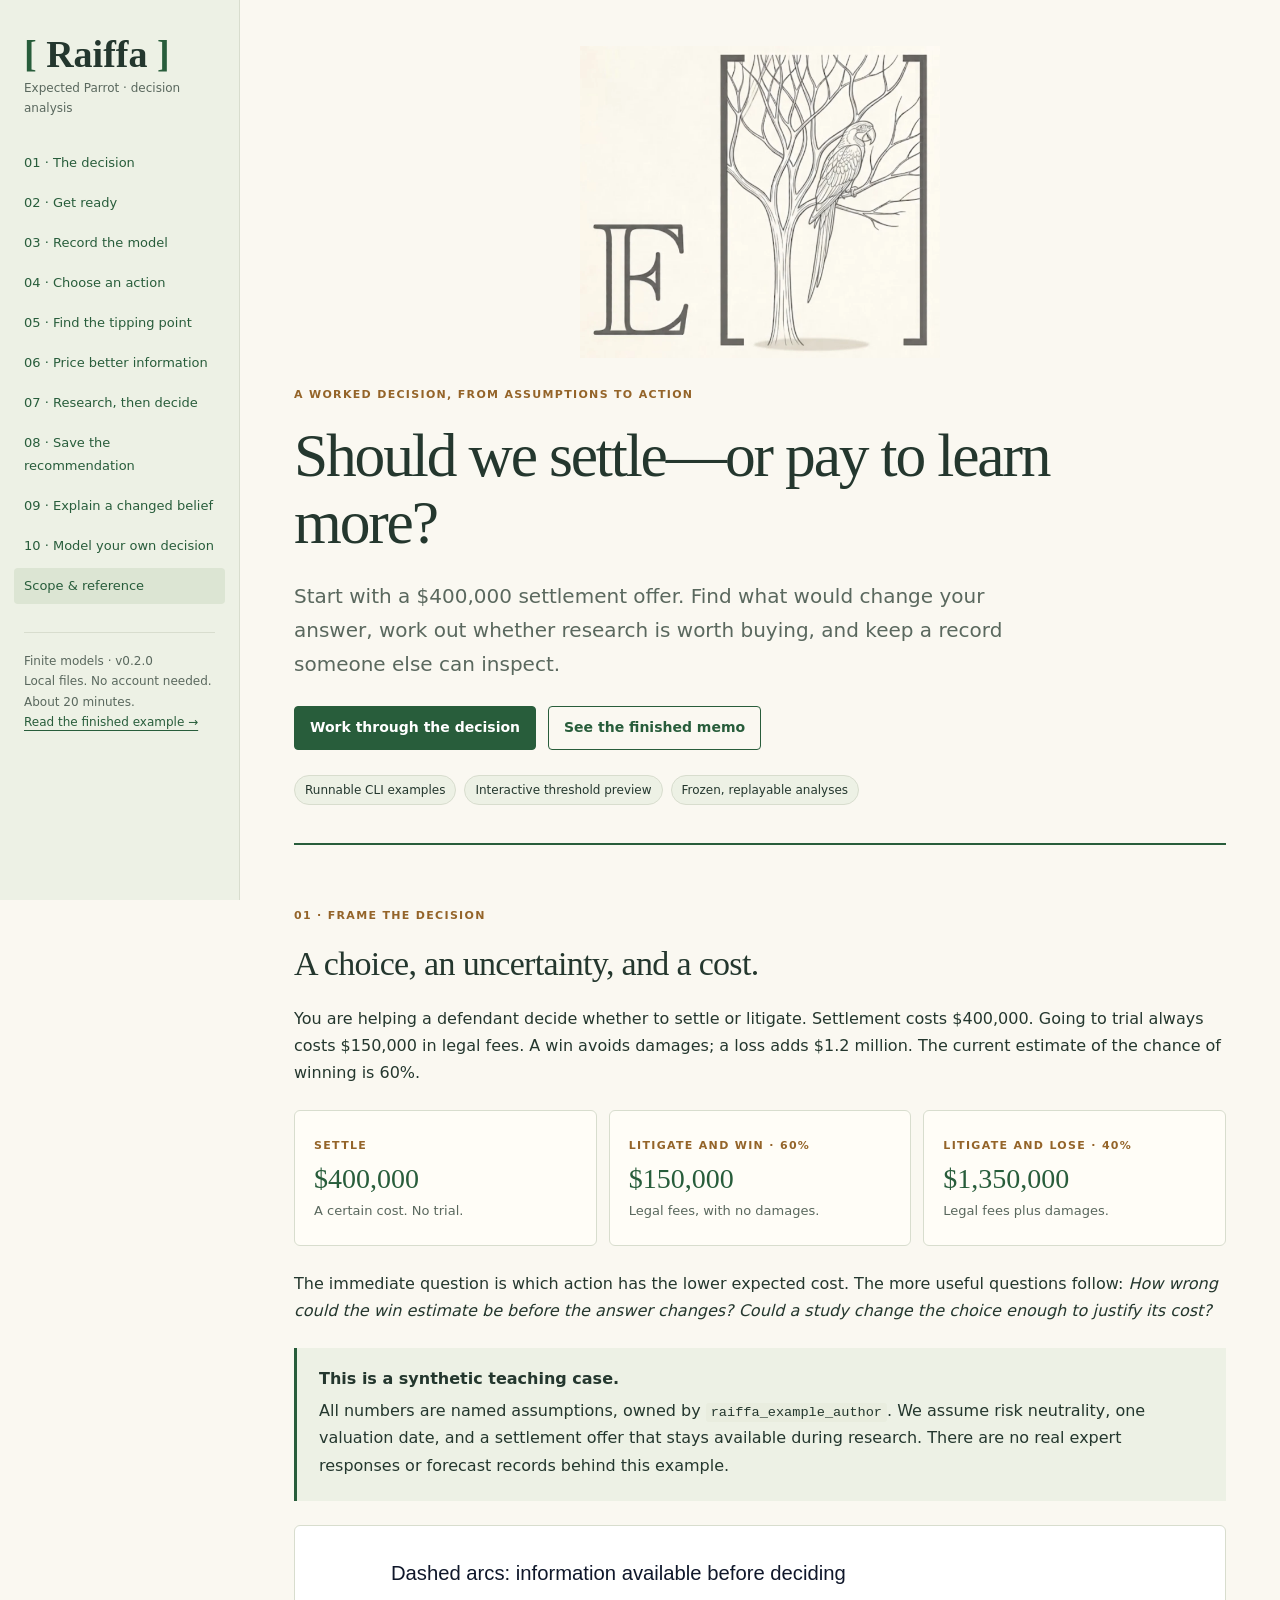
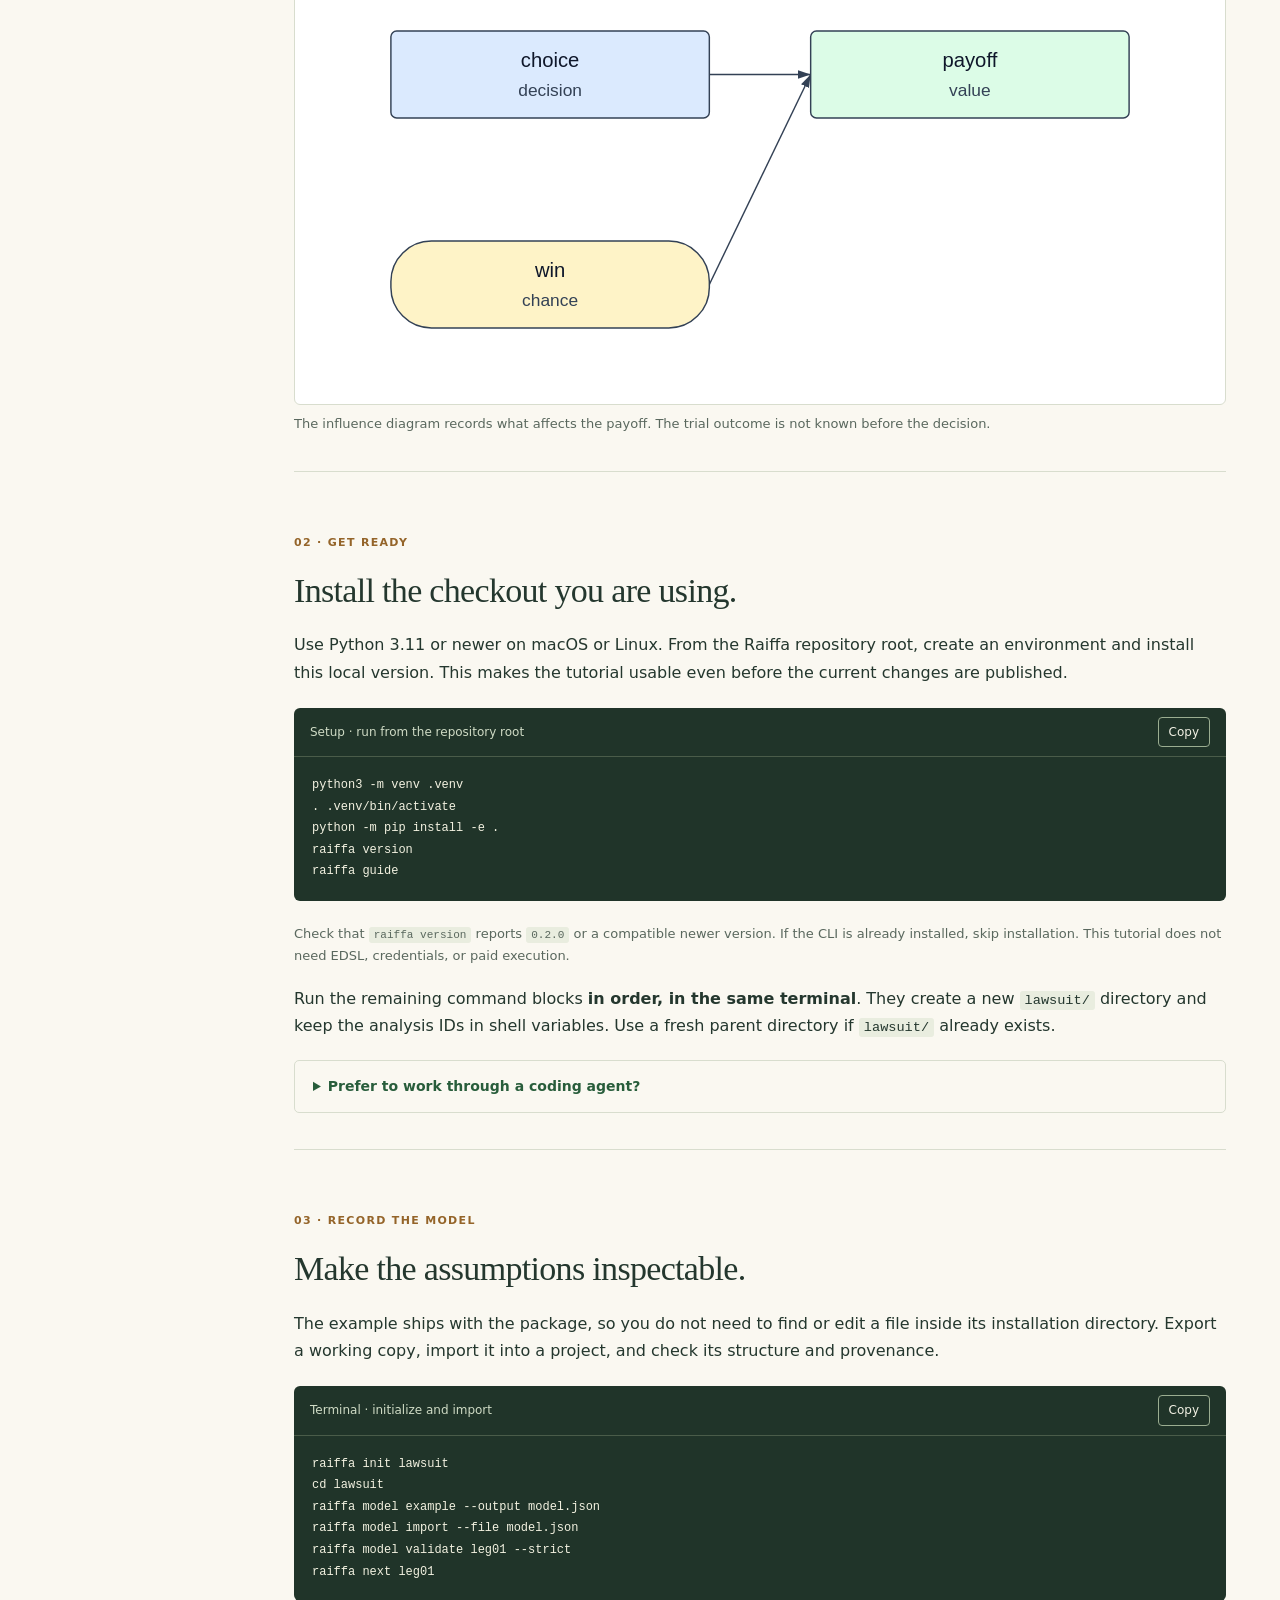
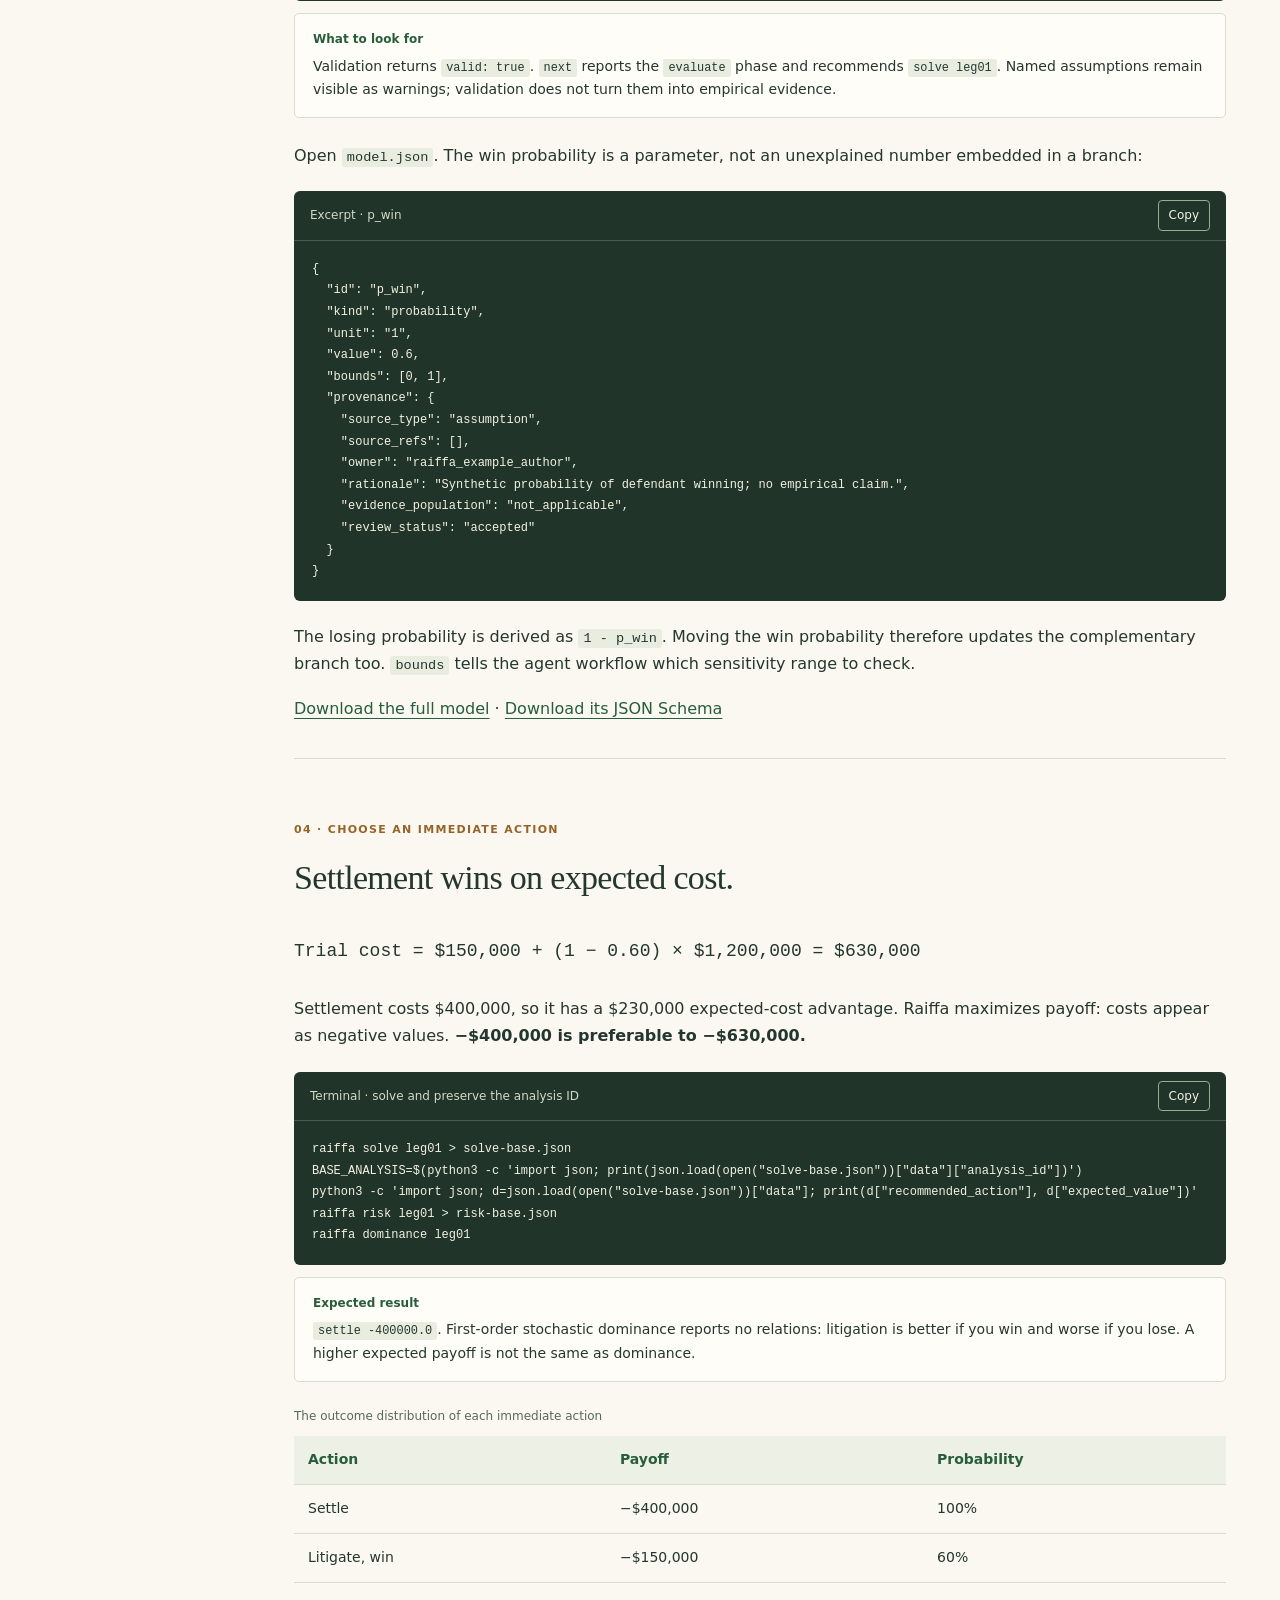
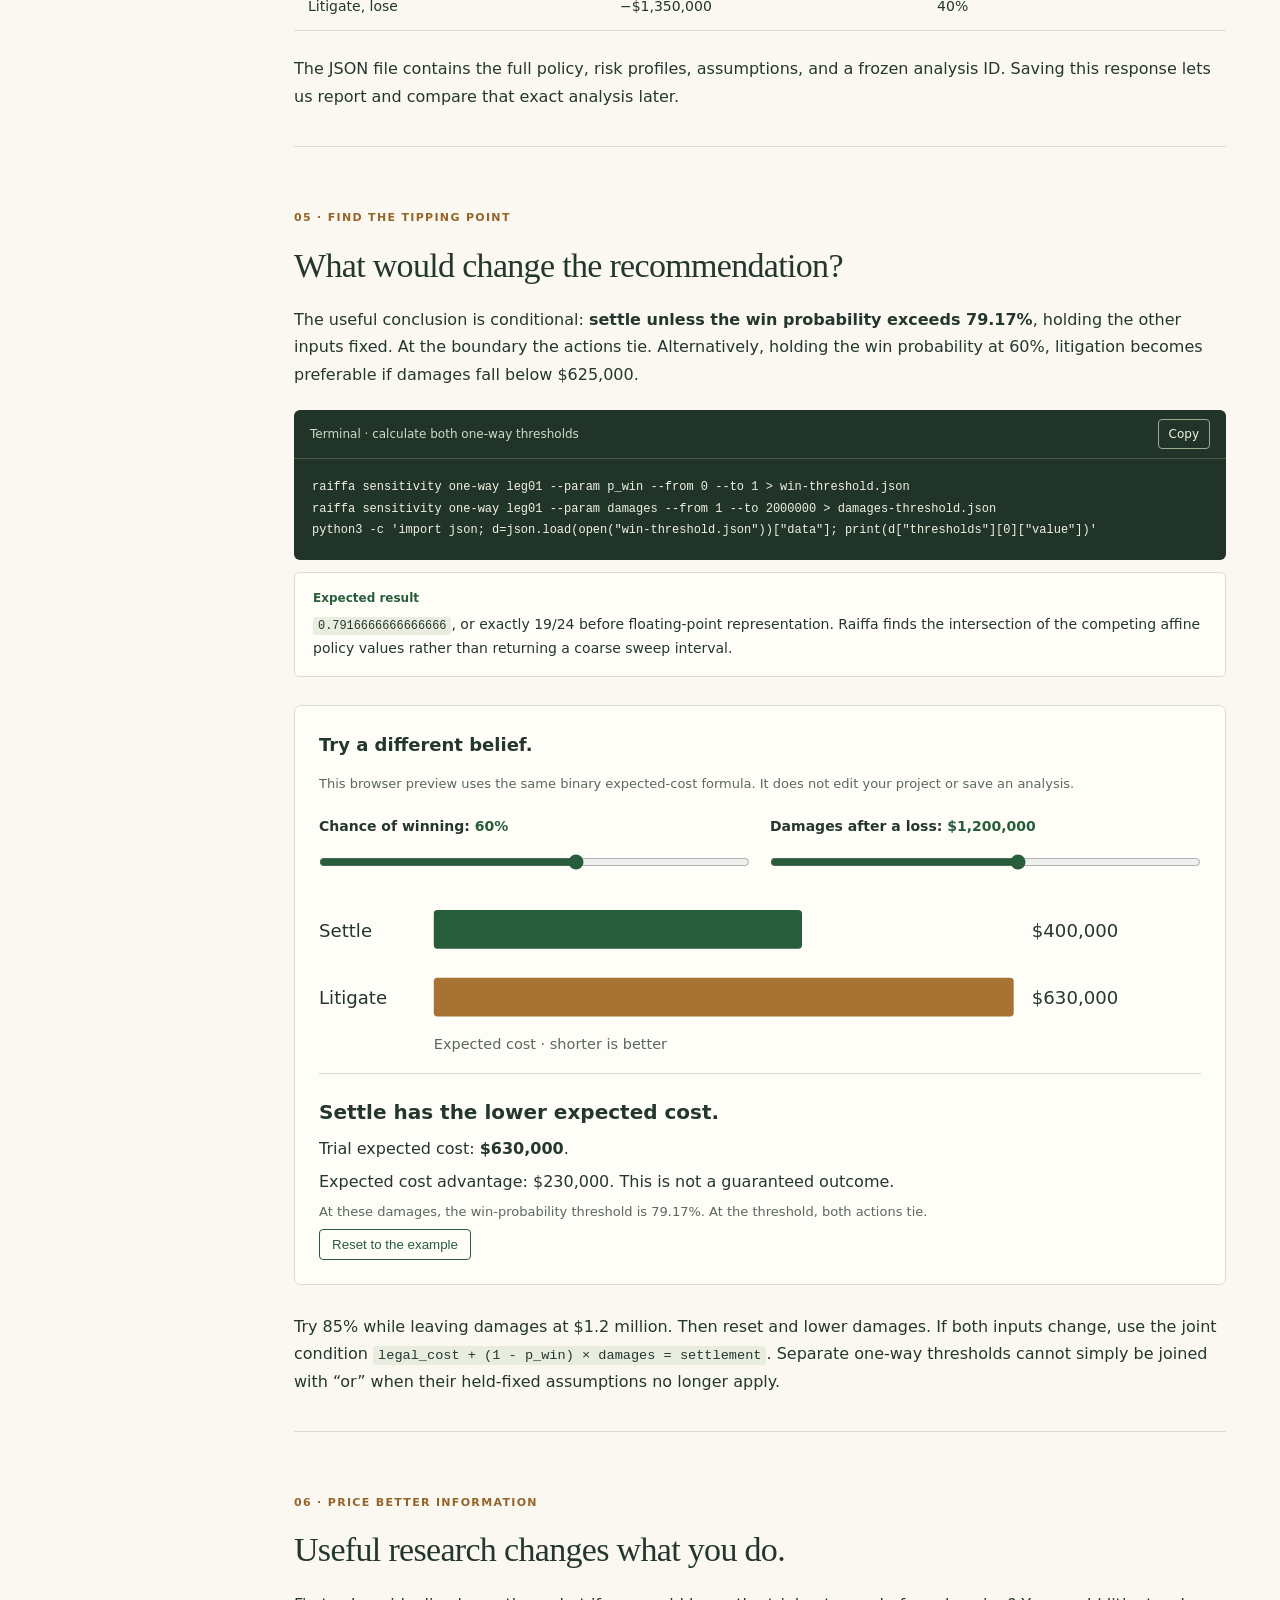
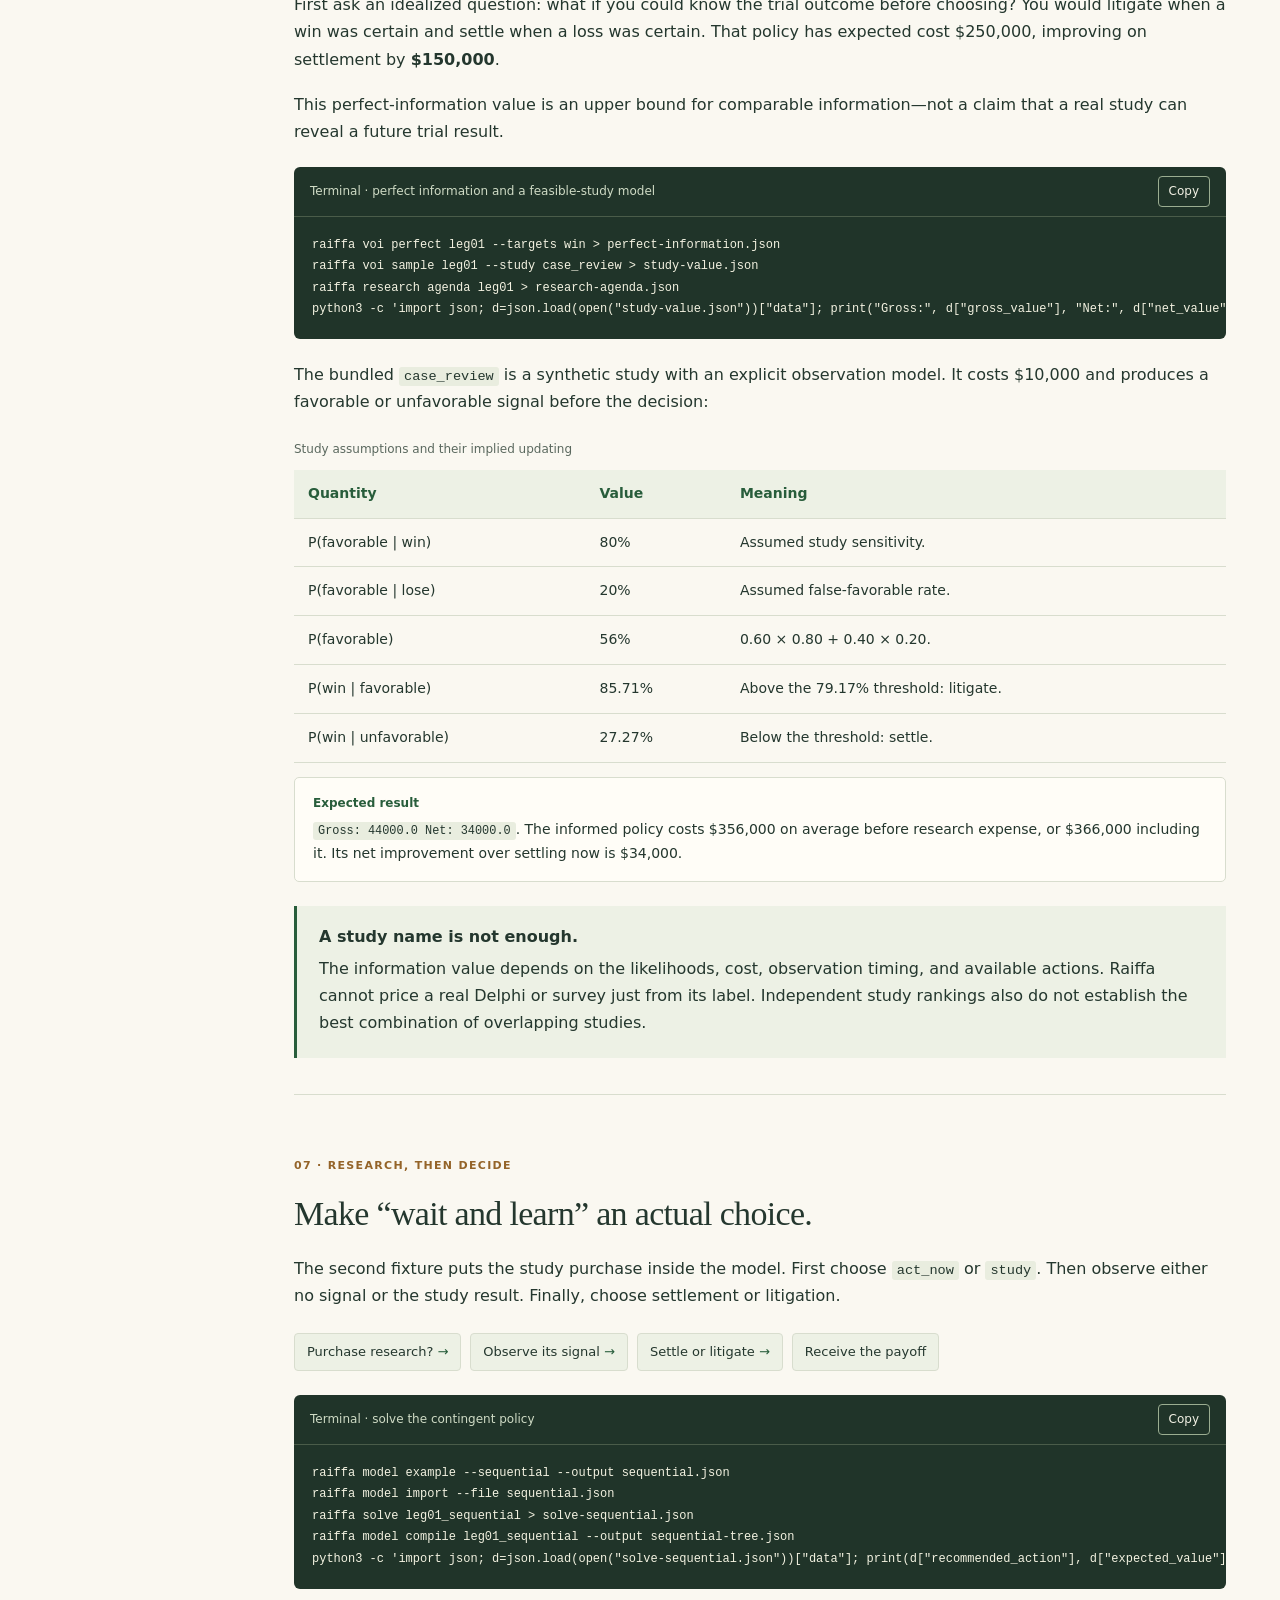
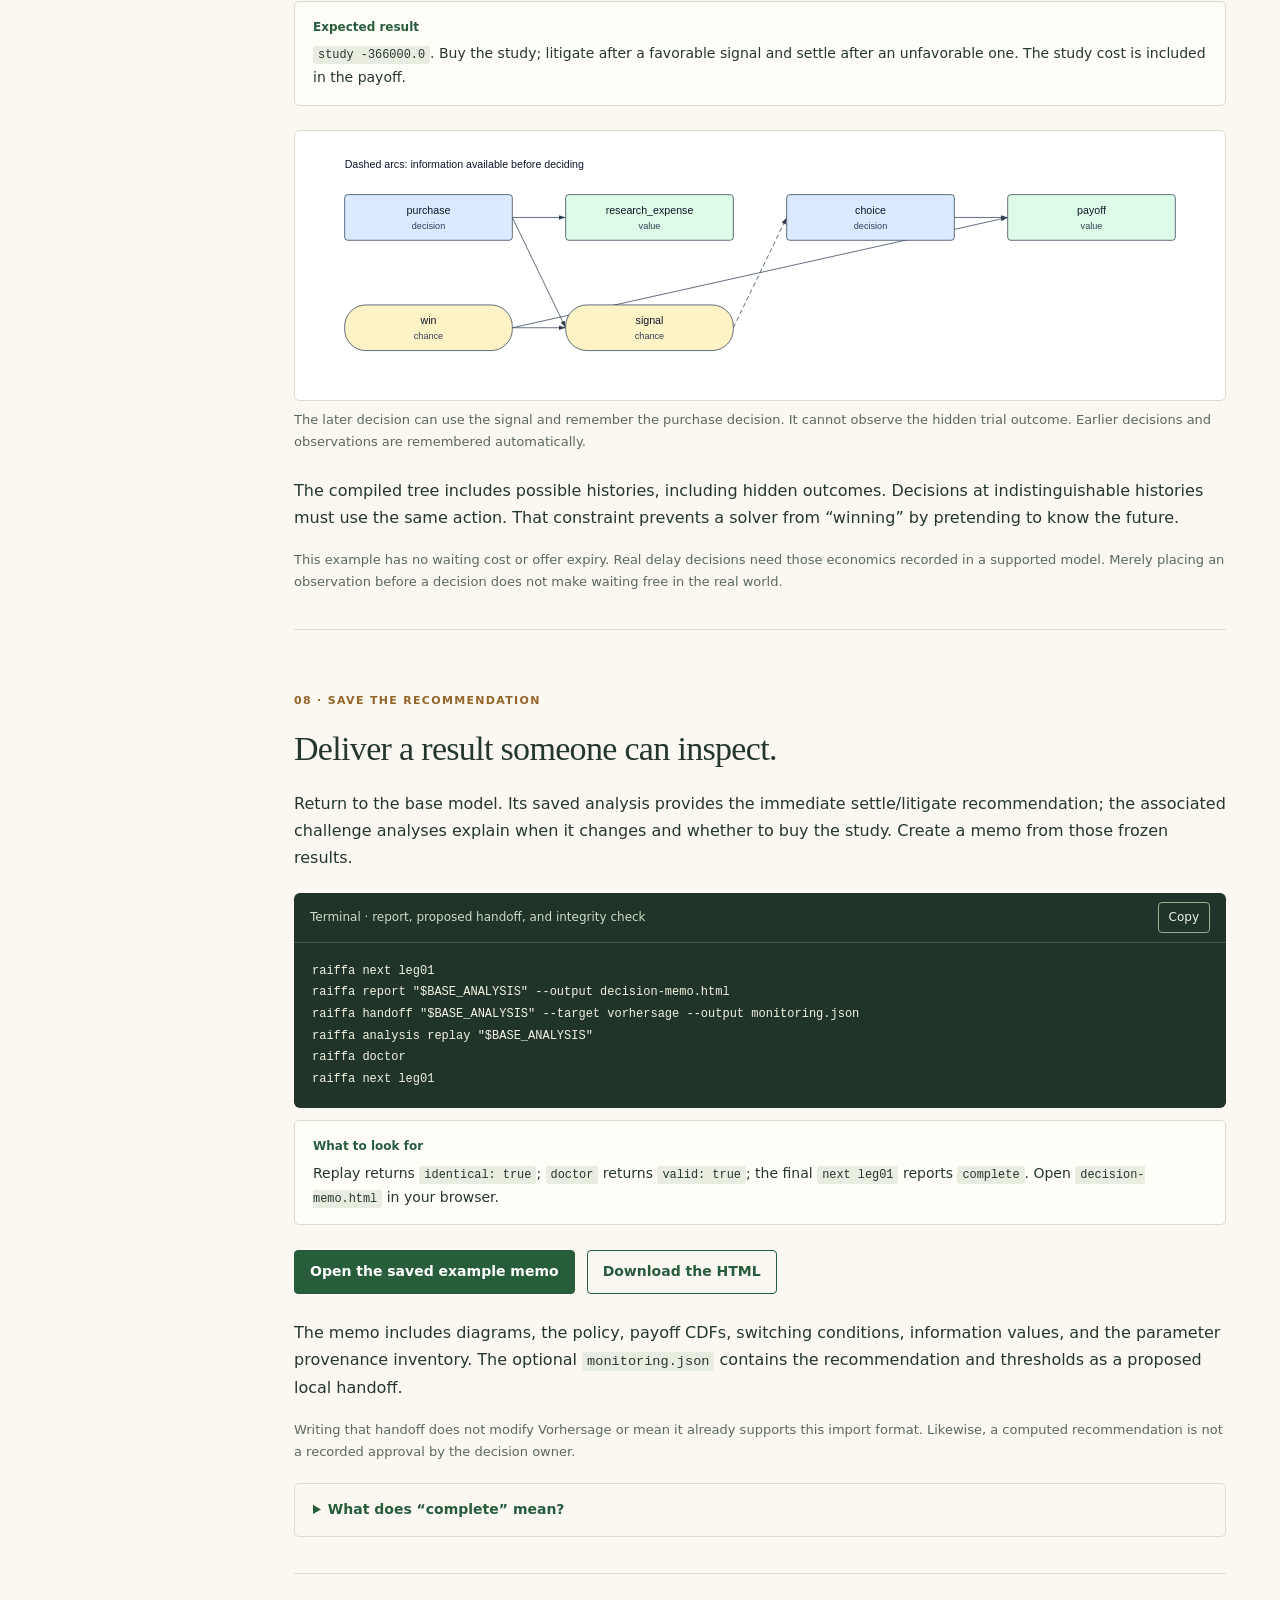
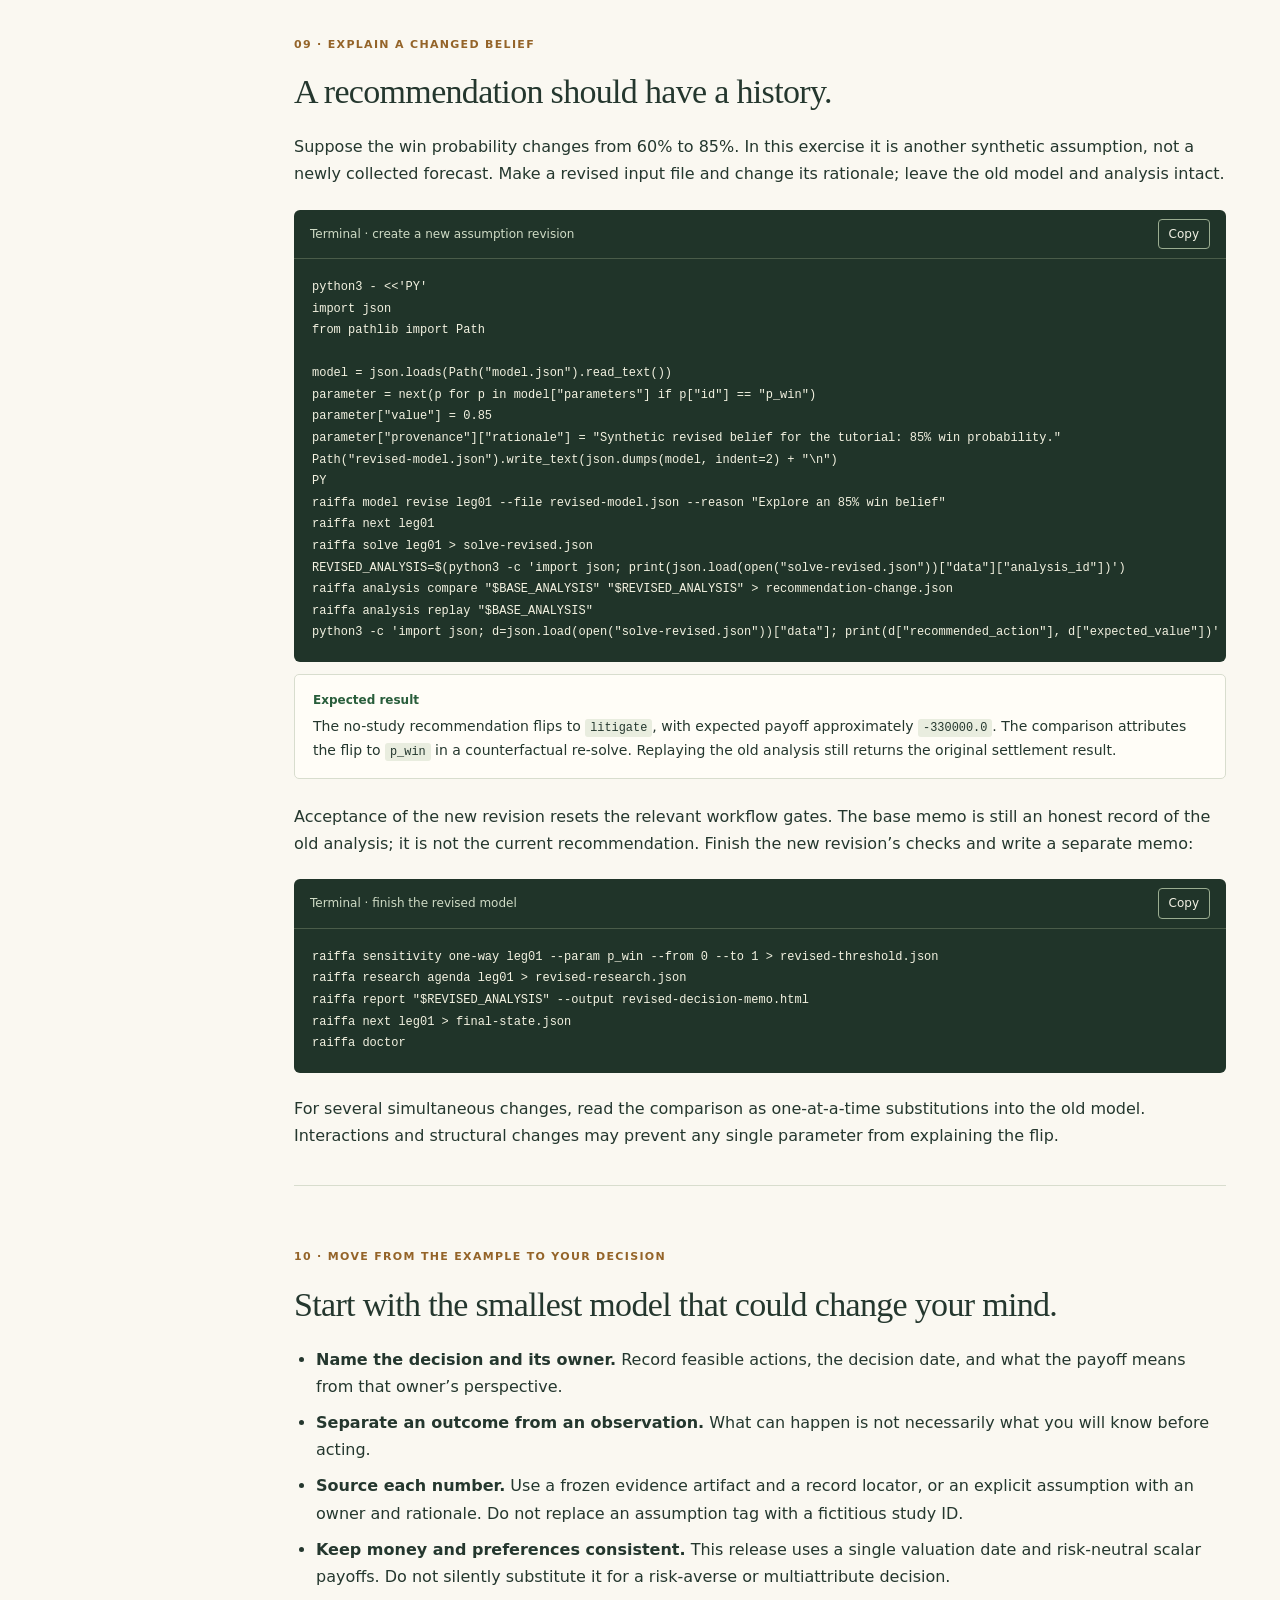
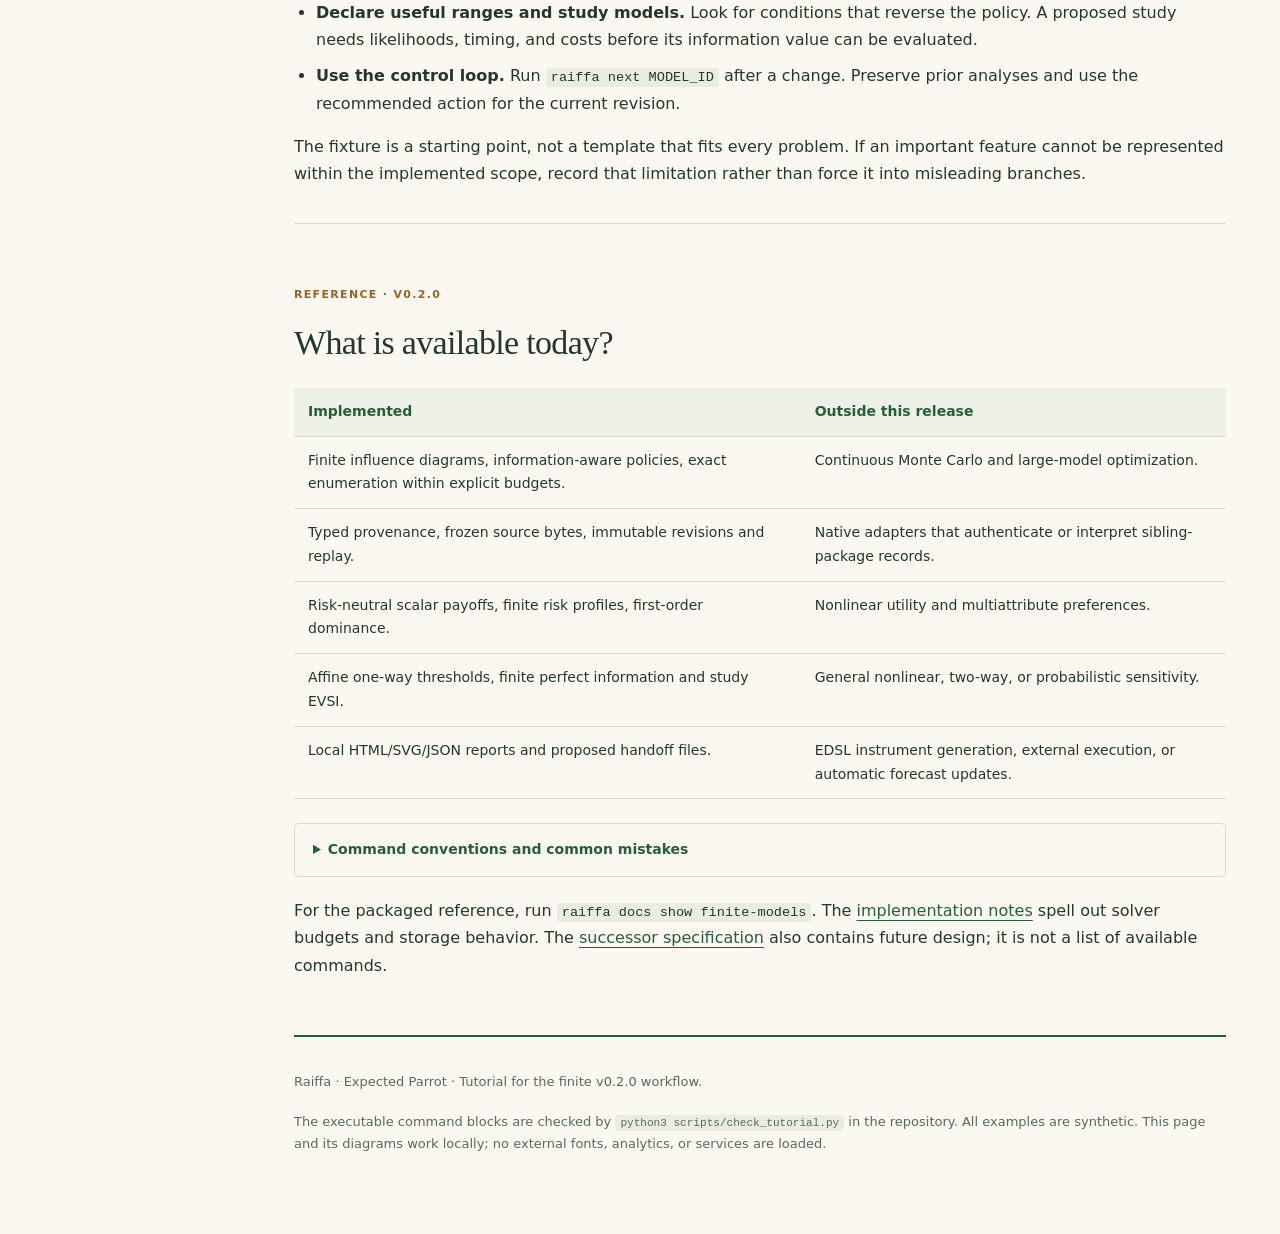
<file: docs/index.html>
<!doctype html>
<html lang="en">
<head>
  <meta charset="utf-8">
  <meta name="viewport" content="width=device-width, initial-scale=1">
  <meta name="description" content="A hands-on Raiffa tutorial: model a settlement decision, find switching thresholds, value a study, and preserve an auditable decision memo.">
  <meta name="color-scheme" content="light">
  <title>Raiffa — From a belief to a defensible decision</title>
  <link rel="stylesheet" href="assets/tutorial.css">
  <script src="assets/tutorial.js" defer></script>
</head>
<body>
<a class="skip" href="#main">Skip to the tutorial</a>
<aside>
  <a class="brand" href="#top"><span>[</span> Raiffa <span>]</span></a>
  <p class="brand-note">Expected Parrot · decision analysis</p>
  <nav aria-label="Tutorial chapters">
    <a href="#case">01 · The decision</a>
    <a href="#setup">02 · Get ready</a>
    <a href="#model">03 · Record the model</a>
    <a href="#solve">04 · Choose an action</a>
    <a href="#threshold">05 · Find the tipping point</a>
    <a href="#research">06 · Price better information</a>
    <a href="#sequence">07 · Research, then decide</a>
    <a href="#memo">08 · Save the recommendation</a>
    <a href="#revise">09 · Explain a changed belief</a>
    <a href="#your-decision">10 · Model your own decision</a>
    <a href="#scope">Scope &amp; reference</a>
  </nav>
  <p class="aside-note">Finite models · v0.2.0<br>Local files. No account needed.<br>About 20 minutes.<br><a href="assets/leg01-decision.html">Read the finished example →</a></p>
</aside>
<main id="main"><article>
  <header id="top">
    <img class="package-artwork" src="assets/raiffa-artwork.webp" width="1268" height="1098" alt="Raiffa artwork: a parrot perched in a branching tree, framed by expectation brackets">
    <p class="eyebrow">A worked decision, from assumptions to action</p>
    <h1>Should we settle—or pay to learn more?</h1>
    <p class="lede">Start with a $400,000 settlement offer. Find what would change your answer, work out whether research is worth buying, and keep a record someone else can inspect.</p>
    <div class="actions"><a class="primary" href="#case">Work through the decision</a><a href="assets/leg01-decision.html">See the finished memo</a></div>
    <div class="badges"><span>Runnable CLI examples</span><span>Interactive threshold preview</span><span>Frozen, replayable analyses</span></div>
  </header>

  <section id="case">
    <p class="step">01 · Frame the decision</p>
    <h2>A choice, an uncertainty, and a cost.</h2>
    <p>You are helping a defendant decide whether to settle or litigate. Settlement costs $400,000. Going to trial always costs $150,000 in legal fees. A win avoids damages; a loss adds $1.2 million. The current estimate of the chance of winning is 60%.</p>
    <div class="cards">
      <div class="card"><span class="eyebrow">Settle</span><strong class="amount">$400,000</strong><p>A certain cost. No trial.</p></div>
      <div class="card"><span class="eyebrow">Litigate and win · 60%</span><strong class="amount">$150,000</strong><p>Legal fees, with no damages.</p></div>
      <div class="card"><span class="eyebrow">Litigate and lose · 40%</span><strong class="amount">$1,350,000</strong><p>Legal fees plus damages.</p></div>
    </div>
    <p>The immediate question is which action has the lower expected cost. The more useful questions follow: <em>How wrong could the win estimate be before the answer changes? Could a study change the choice enough to justify its cost?</em></p>
    <div class="callout"><strong>This is a synthetic teaching case.</strong><p>All numbers are named assumptions, owned by <code>raiffa_example_author</code>. We assume risk neutrality, one valuation date, and a settlement offer that stays available during research. There are no real expert responses or forecast records behind this example.</p></div>
    <figure><img src="assets/leg01-model.svg" alt="The choice and the uncertain trial outcome both determine the payoff. There is no information arc from the trial outcome into the choice."><figcaption>The influence diagram records what affects the payoff. The trial outcome is not known before the decision.</figcaption></figure>
  </section>

  <section id="setup">
    <p class="step">02 · Get ready</p>
    <h2>Install the checkout you are using.</h2>
    <p>Use Python 3.11 or newer on macOS or Linux. From the Raiffa repository root, create an environment and install this local version. This makes the tutorial usable even before the current changes are published.</p>
    <div class="terminal"><div class="terminal-head"><span>Setup · run from the repository root</span><button class="copy" type="button">Copy</button></div><pre><code>python3 -m venv .venv
. .venv/bin/activate
python -m pip install -e .
raiffa version
raiffa guide</code></pre></div>
    <p class="small">Check that <code>raiffa version</code> reports <code>0.2.0</code> or a compatible newer version. If the CLI is already installed, skip installation. This tutorial does not need EDSL, credentials, or paid execution.</p>
    <p>Run the remaining command blocks <strong>in order, in the same terminal</strong>. They create a new <code>lawsuit/</code> directory and keep the analysis IDs in shell variables. Use a fresh parent directory if <code>lawsuit/</code> already exists.</p>
    <details><summary>Prefer to work through a coding agent?</summary><p>Give the agent this prompt. Keep the walkthrough open to inspect its decisions.</p>
      <div class="terminal"><div class="terminal-head"><span>Agent prompt</span><button class="copy" type="button">Copy</button></div><pre><code>Use this local Raiffa checkout to work through the synthetic LEG-01 tutorial.
Install the package, run raiffa guide, and use raiffa next after each stage.
Use the bundled model example; preserve its named-assumption provenance.
Explain the settlement decision, the win-probability threshold, and the value
of the declared study. Then evaluate the sequential study-purchase model.
Save the decision memo. Change the base win probability to 0.85 in a new
revision, compare the analyses, and replay the old result.
Keep all work local. Do not invent evidence or mark the recommendation as
an approved human decision.</code></pre></div>
    </details>
  </section>

  <section id="model">
    <p class="step">03 · Record the model</p>
    <h2>Make the assumptions inspectable.</h2>
    <p>The example ships with the package, so you do not need to find or edit a file inside its installation directory. Export a working copy, import it into a project, and check its structure and provenance.</p>
    <div class="terminal"><div class="terminal-head"><span>Terminal · initialize and import</span><button class="copy" type="button">Copy</button></div><pre><code data-run="model">raiffa init lawsuit
cd lawsuit
raiffa model example --output model.json
raiffa model import --file model.json
raiffa model validate leg01 --strict
raiffa next leg01</code></pre></div>
    <div class="expected"><strong>What to look for</strong><p>Validation returns <code>valid: true</code>. <code>next</code> reports the <code>evaluate</code> phase and recommends <code>solve leg01</code>. Named assumptions remain visible as warnings; validation does not turn them into empirical evidence.</p></div>
    <p>Open <code>model.json</code>. The win probability is a parameter, not an unexplained number embedded in a branch:</p>
    <div class="terminal"><div class="terminal-head"><span>Excerpt · p_win</span><button class="copy" type="button">Copy</button></div><pre><code>{
  "id": "p_win",
  "kind": "probability",
  "unit": "1",
  "value": 0.6,
  "bounds": [0, 1],
  "provenance": {
    "source_type": "assumption",
    "source_refs": [],
    "owner": "raiffa_example_author",
    "rationale": "Synthetic probability of defendant winning; no empirical claim.",
    "evidence_population": "not_applicable",
    "review_status": "accepted"
  }
}</code></pre></div>
    <p>The losing probability is derived as <code>1 - p_win</code>. Moving the win probability therefore updates the complementary branch too. <code>bounds</code> tells the agent workflow which sensitivity range to check.</p>
    <p><a href="assets/leg01-model.json" download>Download the full model</a> · <a href="assets/model-2.0.schema.json" download>Download its JSON Schema</a></p>
  </section>

  <section id="solve">
    <p class="step">04 · Choose an immediate action</p>
    <h2>Settlement wins on expected cost.</h2>
    <div class="formula">Trial cost = $150,000 + (1 − 0.60) × $1,200,000 = $630,000</div>
    <p>Settlement costs $400,000, so it has a $230,000 expected-cost advantage. Raiffa maximizes payoff: costs appear as negative values. <strong>−$400,000 is preferable to −$630,000.</strong></p>
    <div class="terminal"><div class="terminal-head"><span>Terminal · solve and preserve the analysis ID</span><button class="copy" type="button">Copy</button></div><pre><code data-run="solve">raiffa solve leg01 &gt; solve-base.json
BASE_ANALYSIS=$(python3 -c 'import json; print(json.load(open("solve-base.json"))["data"]["analysis_id"])')
python3 -c 'import json; d=json.load(open("solve-base.json"))["data"]; print(d["recommended_action"], d["expected_value"])'
raiffa risk leg01 &gt; risk-base.json
raiffa dominance leg01</code></pre></div>
    <div class="expected"><strong>Expected result</strong><p><code>settle -400000.0</code>. First-order stochastic dominance reports no relations: litigation is better if you win and worse if you lose. A higher expected payoff is not the same as dominance.</p></div>
    <div class="table-wrap"><table><caption>The outcome distribution of each immediate action</caption><thead><tr><th>Action</th><th>Payoff</th><th>Probability</th></tr></thead><tbody><tr><td>Settle</td><td>−$400,000</td><td>100%</td></tr><tr><td>Litigate, win</td><td>−$150,000</td><td>60%</td></tr><tr><td>Litigate, lose</td><td>−$1,350,000</td><td>40%</td></tr></tbody></table></div>
    <p>The JSON file contains the full policy, risk profiles, assumptions, and a frozen analysis ID. Saving this response lets us report and compare that exact analysis later.</p>
  </section>

  <section id="threshold">
    <p class="step">05 · Find the tipping point</p>
    <h2>What would change the recommendation?</h2>
    <p>The useful conclusion is conditional: <strong>settle unless the win probability exceeds 79.17%</strong>, holding the other inputs fixed. At the boundary the actions tie. Alternatively, holding the win probability at 60%, litigation becomes preferable if damages fall below $625,000.</p>
    <div class="terminal"><div class="terminal-head"><span>Terminal · calculate both one-way thresholds</span><button class="copy" type="button">Copy</button></div><pre><code data-run="threshold">raiffa sensitivity one-way leg01 --param p_win --from 0 --to 1 &gt; win-threshold.json
raiffa sensitivity one-way leg01 --param damages --from 1 --to 2000000 &gt; damages-threshold.json
python3 -c 'import json; d=json.load(open("win-threshold.json"))["data"]; print(d["thresholds"][0]["value"])'</code></pre></div>
    <div class="expected"><strong>Expected result</strong><p><code>0.7916666666666666</code>, or exactly 19/24 before floating-point representation. Raiffa finds the intersection of the competing affine policy values rather than returning a coarse sweep interval.</p></div>
    <div class="lab" aria-labelledby="lab-title">
      <h3 id="lab-title">Try a different belief.</h3><p class="small">This browser preview uses the same binary expected-cost formula. It does not edit your project or save an analysis.</p>
      <div class="controls">
        <div class="control"><label for="win-probability">Chance of winning: <output id="probability-value" for="win-probability">60%</output></label><input id="win-probability" type="range" min="0" max="100" step="1" value="60"></div>
        <div class="control"><label for="damages">Damages after a loss: <output id="damages-value" for="damages">$1,200,000</output></label><input id="damages" type="range" min="100" max="2000" step="25" value="1200"></div>
      </div>
      <svg class="mini-chart" viewBox="0 0 730 130" role="img" aria-label="Expected costs of settlement and litigation">
        <text x="0" y="32" fill="#24372e" font-size="15">Settle</text><rect id="settle-bar" x="95" y="10" width="304.762" height="32" rx="3" fill="#285d3b"></rect><text x="590" y="32" fill="#24372e" font-size="15">$400,000</text>
        <text x="0" y="88" fill="#24372e" font-size="15">Litigate</text><rect id="trial-bar" x="95" y="66" width="480" height="32" rx="3" fill="#a67332"></rect><text id="trial-bar-label" x="590" y="88" fill="#24372e" font-size="15">$630,000</text>
        <text x="95" y="125" fill="#5a685e" font-size="12">Expected cost · shorter is better</text>
      </svg>
      <div class="lab-result" aria-live="polite"><p class="recommendation" id="live-recommendation">Settle has the lower expected cost.</p><p>Trial expected cost: <strong id="trial-cost">$630,000</strong>.</p><p id="live-gap">Expected cost advantage: $230,000. This is not a guaranteed outcome.</p><p class="small" id="live-threshold">At these damages, the win-probability threshold is 79.17%.</p></div>
      <button class="reset" id="reset-comparison" type="button">Reset to the example</button>
      <noscript><p>The preview needs JavaScript; the commands and calculations in this tutorial work without it.</p></noscript>
    </div>
    <p>Try 85% while leaving damages at $1.2 million. Then reset and lower damages. If both inputs change, use the joint condition <code>legal_cost + (1 - p_win) × damages = settlement</code>. Separate one-way thresholds cannot simply be joined with “or” when their held-fixed assumptions no longer apply.</p>
  </section>

  <section id="research">
    <p class="step">06 · Price better information</p>
    <h2>Useful research changes what you do.</h2>
    <p>First ask an idealized question: what if you could know the trial outcome before choosing? You would litigate when a win was certain and settle when a loss was certain. That policy has expected cost $250,000, improving on settlement by <strong>$150,000</strong>.</p>
    <p>This perfect-information value is an upper bound for comparable information—not a claim that a real study can reveal a future trial result.</p>
    <div class="terminal"><div class="terminal-head"><span>Terminal · perfect information and a feasible-study model</span><button class="copy" type="button">Copy</button></div><pre><code data-run="research">raiffa voi perfect leg01 --targets win &gt; perfect-information.json
raiffa voi sample leg01 --study case_review &gt; study-value.json
raiffa research agenda leg01 &gt; research-agenda.json
python3 -c 'import json; d=json.load(open("study-value.json"))["data"]; print("Gross:", d["gross_value"], "Net:", d["net_value"])'</code></pre></div>
    <p>The bundled <code>case_review</code> is a synthetic study with an explicit observation model. It costs $10,000 and produces a favorable or unfavorable signal before the decision:</p>
    <div class="table-wrap"><table><caption>Study assumptions and their implied updating</caption><thead><tr><th>Quantity</th><th>Value</th><th>Meaning</th></tr></thead><tbody><tr><td>P(favorable | win)</td><td>80%</td><td>Assumed study sensitivity.</td></tr><tr><td>P(favorable | lose)</td><td>20%</td><td>Assumed false-favorable rate.</td></tr><tr><td>P(favorable)</td><td>56%</td><td>0.60 × 0.80 + 0.40 × 0.20.</td></tr><tr><td>P(win | favorable)</td><td>85.71%</td><td>Above the 79.17% threshold: litigate.</td></tr><tr><td>P(win | unfavorable)</td><td>27.27%</td><td>Below the threshold: settle.</td></tr></tbody></table></div>
    <div class="expected"><strong>Expected result</strong><p><code>Gross: 44000.0 Net: 34000.0</code>. The informed policy costs $356,000 on average before research expense, or $366,000 including it. Its net improvement over settling now is $34,000.</p></div>
    <div class="callout"><strong>A study name is not enough.</strong><p>The information value depends on the likelihoods, cost, observation timing, and available actions. Raiffa cannot price a real Delphi or survey just from its label. Independent study rankings also do not establish the best combination of overlapping studies.</p></div>
  </section>

  <section id="sequence">
    <p class="step">07 · Research, then decide</p>
    <h2>Make “wait and learn” an actual choice.</h2>
    <p>The second fixture puts the study purchase inside the model. First choose <code>act_now</code> or <code>study</code>. Then observe either no signal or the study result. Finally, choose settlement or litigation.</p>
    <ol class="route" aria-label="Sequential decision"><li>Purchase research?</li><li>Observe its signal</li><li>Settle or litigate</li><li>Receive the payoff</li></ol>
    <div class="terminal"><div class="terminal-head"><span>Terminal · solve the contingent policy</span><button class="copy" type="button">Copy</button></div><pre><code data-run="sequence">raiffa model example --sequential --output sequential.json
raiffa model import --file sequential.json
raiffa solve leg01_sequential &gt; solve-sequential.json
raiffa model compile leg01_sequential --output sequential-tree.json
python3 -c 'import json; d=json.load(open("solve-sequential.json"))["data"]; print(d["recommended_action"], d["expected_value"])'</code></pre></div>
    <div class="expected"><strong>Expected result</strong><p><code>study -366000.0</code>. Buy the study; litigate after a favorable signal and settle after an unfavorable one. The study cost is included in the payoff.</p></div>
    <figure><img src="assets/leg01-sequential.svg" alt="The purchase decision and hidden trial outcome determine the signal. A dashed information arc reveals the signal before the later choice. Research expense contributes to the objective."><figcaption>The later decision can use the signal and remember the purchase decision. It cannot observe the hidden trial outcome. Earlier decisions and observations are remembered automatically.</figcaption></figure>
    <p>The compiled tree includes possible histories, including hidden outcomes. Decisions at indistinguishable histories must use the same action. That constraint prevents a solver from “winning” by pretending to know the future.</p>
    <p class="small">This example has no waiting cost or offer expiry. Real delay decisions need those economics recorded in a supported model. Merely placing an observation before a decision does not make waiting free in the real world.</p>
  </section>

  <section id="memo">
    <p class="step">08 · Save the recommendation</p>
    <h2>Deliver a result someone can inspect.</h2>
    <p>Return to the base model. Its saved analysis provides the immediate settle/litigate recommendation; the associated challenge analyses explain when it changes and whether to buy the study. Create a memo from those frozen results.</p>
    <div class="terminal"><div class="terminal-head"><span>Terminal · report, proposed handoff, and integrity check</span><button class="copy" type="button">Copy</button></div><pre><code data-run="memo">raiffa next leg01
raiffa report "$BASE_ANALYSIS" --output decision-memo.html
raiffa handoff "$BASE_ANALYSIS" --target vorhersage --output monitoring.json
raiffa analysis replay "$BASE_ANALYSIS"
raiffa doctor
raiffa next leg01</code></pre></div>
    <div class="expected"><strong>What to look for</strong><p>Replay returns <code>identical: true</code>; <code>doctor</code> returns <code>valid: true</code>; the final <code>next leg01</code> reports <code>complete</code>. Open <code>decision-memo.html</code> in your browser.</p></div>
    <div class="actions"><a class="primary" href="assets/leg01-decision.html">Open the saved example memo</a><a href="assets/leg01-decision.html" download>Download the HTML</a></div>
    <p>The memo includes diagrams, the policy, payoff CDFs, switching conditions, information values, and the parameter provenance inventory. The optional <code>monitoring.json</code> contains the recommendation and thresholds as a proposed local handoff.</p>
    <p class="small">Writing that handoff does not modify Vorhersage or mean it already supports this import format. Likewise, a computed recommendation is not a recorded approval by the decision owner.</p>
    <details><summary>What does “complete” mean?</summary><p>For the selected finite workflow: a valid current model, accepted provenance or disclosed assumptions, a current solve, sensitivity over declared parameter bounds, an agenda for declared studies, and a current HTML memo. It is not a certification that every uncertainty has been researched or that every capability in the long-term spec exists.</p></details>
  </section>

  <section id="revise">
    <p class="step">09 · Explain a changed belief</p>
    <h2>A recommendation should have a history.</h2>
    <p>Suppose the win probability changes from 60% to 85%. In this exercise it is another synthetic assumption, not a newly collected forecast. Make a revised input file and change its rationale; leave the old model and analysis intact.</p>
    <div class="terminal"><div class="terminal-head"><span>Terminal · create a new assumption revision</span><button class="copy" type="button">Copy</button></div><pre><code data-run="revise">python3 - &lt;&lt;'PY'
import json
from pathlib import Path

model = json.loads(Path("model.json").read_text())
parameter = next(p for p in model["parameters"] if p["id"] == "p_win")
parameter["value"] = 0.85
parameter["provenance"]["rationale"] = "Synthetic revised belief for the tutorial: 85% win probability."
Path("revised-model.json").write_text(json.dumps(model, indent=2) + "\n")
PY
raiffa model revise leg01 --file revised-model.json --reason "Explore an 85% win belief"
raiffa next leg01
raiffa solve leg01 &gt; solve-revised.json
REVISED_ANALYSIS=$(python3 -c 'import json; print(json.load(open("solve-revised.json"))["data"]["analysis_id"])')
raiffa analysis compare "$BASE_ANALYSIS" "$REVISED_ANALYSIS" &gt; recommendation-change.json
raiffa analysis replay "$BASE_ANALYSIS"
python3 -c 'import json; d=json.load(open("solve-revised.json"))["data"]; print(d["recommended_action"], d["expected_value"])'</code></pre></div>
    <div class="expected"><strong>Expected result</strong><p>The no-study recommendation flips to <code>litigate</code>, with expected payoff approximately <code>-330000.0</code>. The comparison attributes the flip to <code>p_win</code> in a counterfactual re-solve. Replaying the old analysis still returns the original settlement result.</p></div>
    <p>Acceptance of the new revision resets the relevant workflow gates. The base memo is still an honest record of the old analysis; it is not the current recommendation. Finish the new revision’s checks and write a separate memo:</p>
    <div class="terminal"><div class="terminal-head"><span>Terminal · finish the revised model</span><button class="copy" type="button">Copy</button></div><pre><code data-run="finish">raiffa sensitivity one-way leg01 --param p_win --from 0 --to 1 &gt; revised-threshold.json
raiffa research agenda leg01 &gt; revised-research.json
raiffa report "$REVISED_ANALYSIS" --output revised-decision-memo.html
raiffa next leg01 &gt; final-state.json
raiffa doctor</code></pre></div>
    <p>For several simultaneous changes, read the comparison as one-at-a-time substitutions into the old model. Interactions and structural changes may prevent any single parameter from explaining the flip.</p>
  </section>

  <section id="your-decision">
    <p class="step">10 · Move from the example to your decision</p>
    <h2>Start with the smallest model that could change your mind.</h2>
    <ul class="inline-list">
      <li><strong>Name the decision and its owner.</strong> Record feasible actions, the decision date, and what the payoff means from that owner’s perspective.</li>
      <li><strong>Separate an outcome from an observation.</strong> What can happen is not necessarily what you will know before acting.</li>
      <li><strong>Source each number.</strong> Use a frozen evidence artifact and a record locator, or an explicit assumption with an owner and rationale. Do not replace an assumption tag with a fictitious study ID.</li>
      <li><strong>Keep money and preferences consistent.</strong> This release uses a single valuation date and risk-neutral scalar payoffs. Do not silently substitute it for a risk-averse or multiattribute decision.</li>
      <li><strong>Declare useful ranges and study models.</strong> Look for conditions that reverse the policy. A proposed study needs likelihoods, timing, and costs before its information value can be evaluated.</li>
      <li><strong>Use the control loop.</strong> Run <code>raiffa next MODEL_ID</code> after a change. Preserve prior analyses and use the recommended action for the current revision.</li>
    </ul>
    <p>The fixture is a starting point, not a template that fits every problem. If an important feature cannot be represented within the implemented scope, record that limitation rather than force it into misleading branches.</p>
  </section>

  <section id="scope">
    <p class="step">Reference · v0.2.0</p>
    <h2>What is available today?</h2>
    <div class="table-wrap"><table><thead><tr><th>Implemented</th><th>Outside this release</th></tr></thead><tbody><tr><td>Finite influence diagrams, information-aware policies, exact enumeration within explicit budgets.</td><td>Continuous Monte Carlo and large-model optimization.</td></tr><tr><td>Typed provenance, frozen source bytes, immutable revisions and replay.</td><td>Native adapters that authenticate or interpret sibling-package records.</td></tr><tr><td>Risk-neutral scalar payoffs, finite risk profiles, first-order dominance.</td><td>Nonlinear utility and multiattribute preferences.</td></tr><tr><td>Affine one-way thresholds, finite perfect information and study EVSI.</td><td>General nonlinear, two-way, or probabilistic sensitivity.</td></tr><tr><td>Local HTML/SVG/JSON reports and proposed handoff files.</td><td>EDSL instrument generation, external execution, or automatic forecast updates.</td></tr></tbody></table></div>
    <details><summary>Command conventions and common mistakes</summary><ul class="inline-list"><li>JSON is the default. Save machine-readable responses without <code>--human</code>; application data is inside <code>data</code>.</li><li>When working outside a project, put the global flag first: <code>raiffa --project lawsuit solve leg01</code>.</li><li>Model IDs are explicit: <code>solve leg01</code>, not bare <code>solve</code>.</li><li>After importing both examples, use <code>next leg01</code> or <code>next leg01_sequential</code> to select the intended model.</li><li>Do not edit files inside <code>.raiffa/</code>. Revise an exported input and use <code>model revise</code>.</li><li><code>solve --exploratory</code> does not satisfy the normal workflow’s completion gate.</li><li>If shell variables were lost in a new terminal, recover IDs from the saved response files using the extraction commands above.</li></ul></details>
    <p>For the packaged reference, run <code>raiffa docs show finite-models</code>. The <a href="finite-models.md">implementation notes</a> spell out solver budgets and storage behavior. The <a href="spec-v2.md">successor specification</a> also contains future design; it is not a list of available commands.</p>
  </section>
  <footer><p>Raiffa · Expected Parrot · Tutorial for the finite v0.2.0 workflow.</p><p>The executable command blocks are checked by <code>python3 scripts/check_tutorial.py</code> in the repository. All examples are synthetic. This page and its diagrams work locally; no external fonts, analytics, or services are loaded.</p></footer>
</article></main>
<div id="copy-status" class="sr-only" role="status" aria-live="polite"></div>
</body>
</html>
</file>
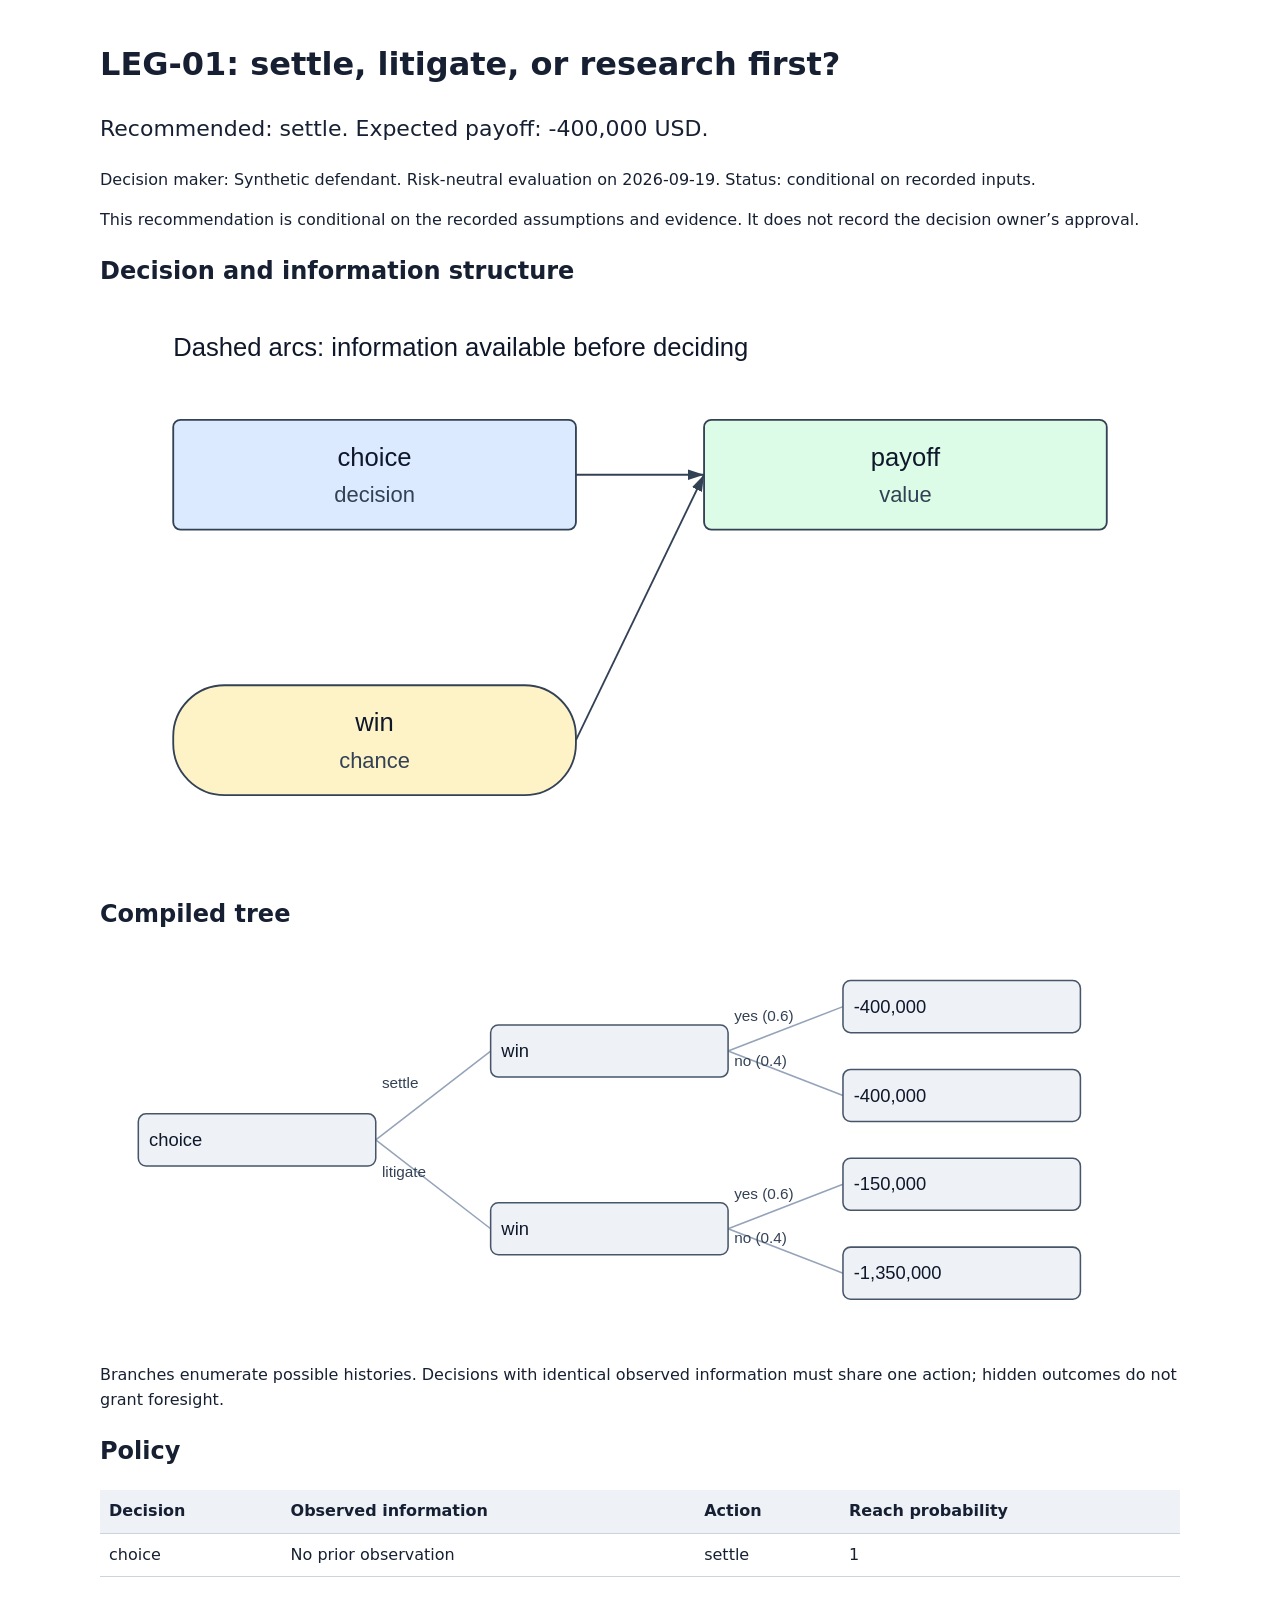
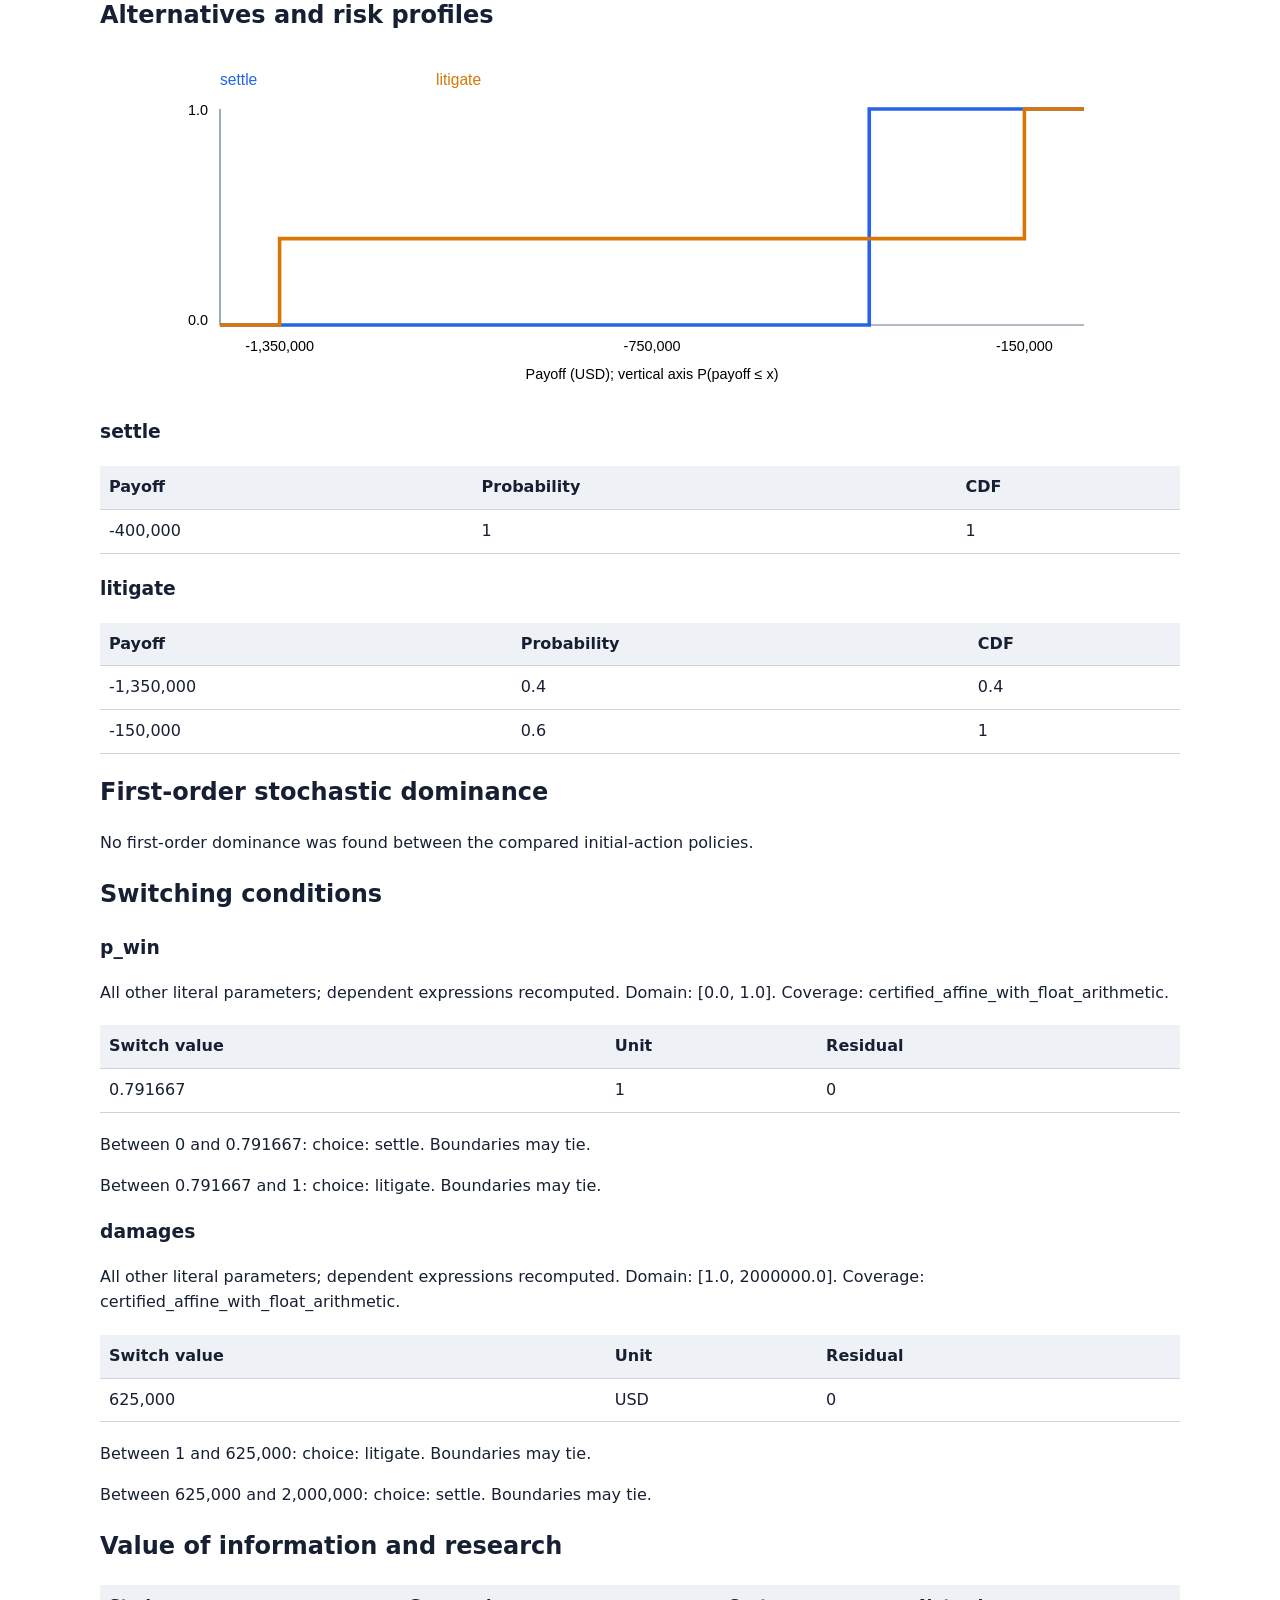
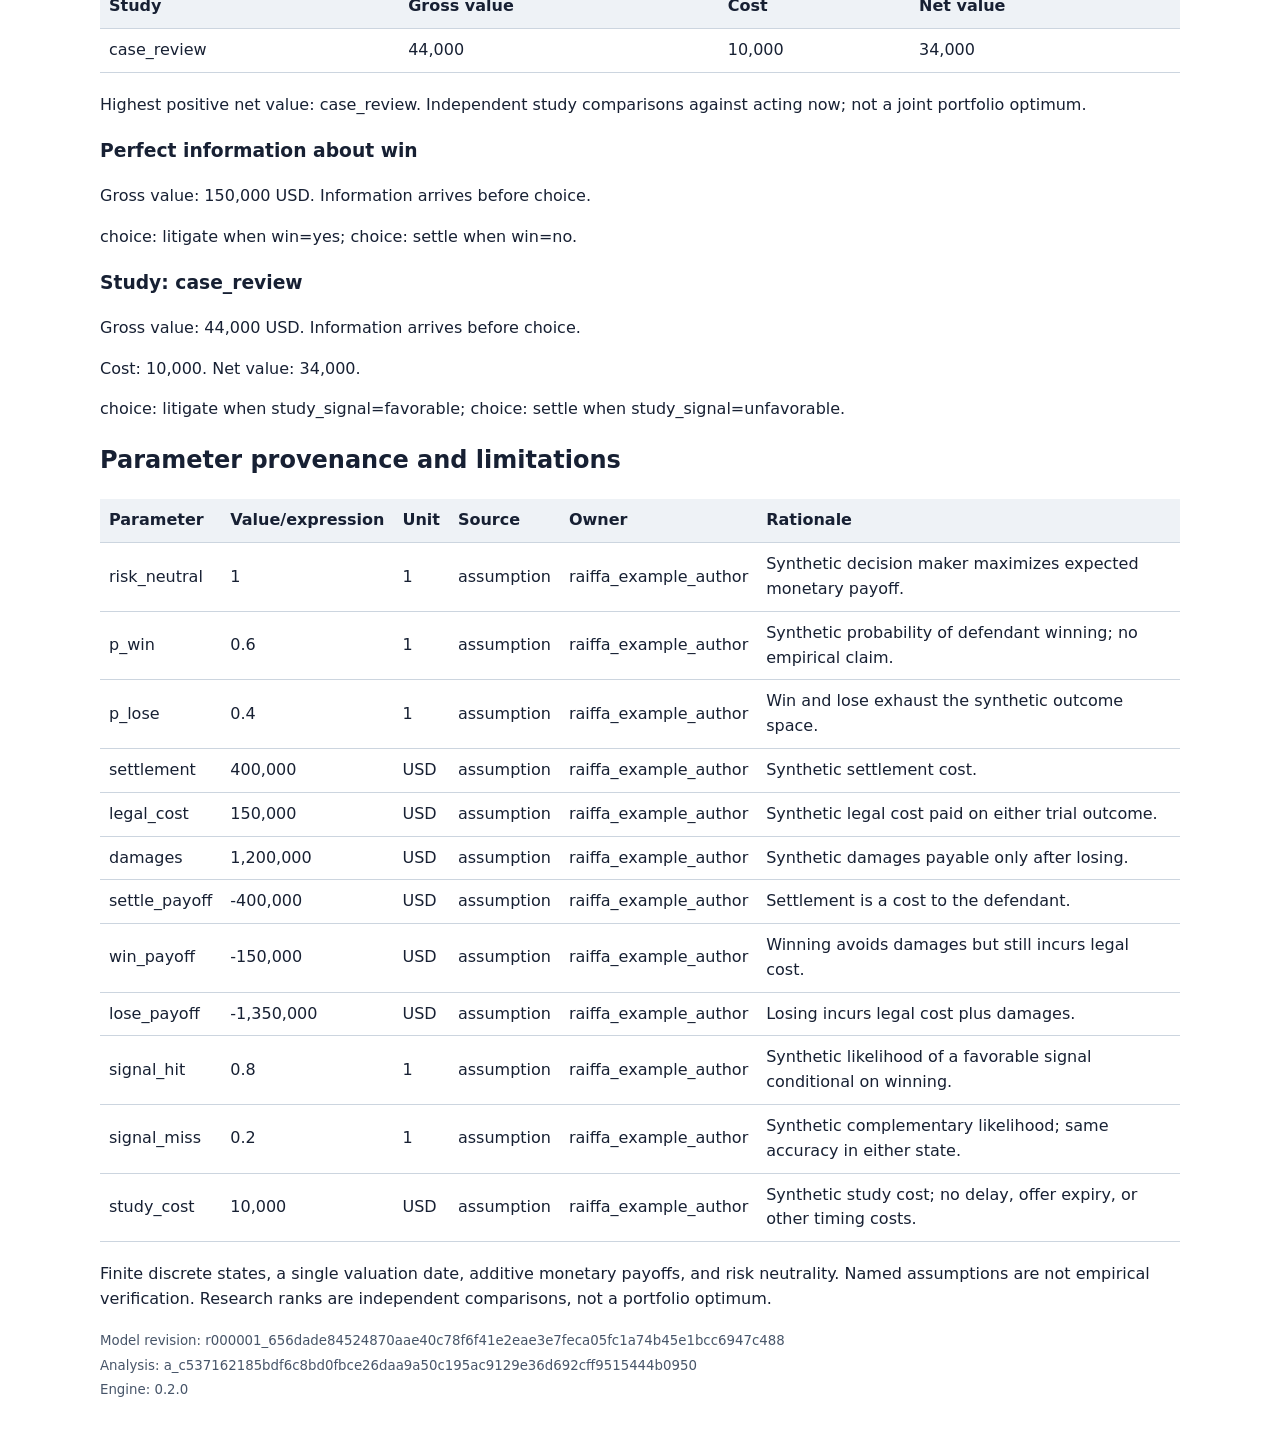
<file: docs/assets/leg01-decision.html>
<!DOCTYPE html><html lang="en"><meta charset="utf-8"><meta name="viewport" content="width=device-width, initial-scale=1"><title>LEG-01: settle, litigate, or research first? — Raiffa decision memo</title><style>body{font:16px/1.55 system-ui,sans-serif;color:#172033;background:#fff;max-width:1080px;margin:40px auto;padding:0 24px}table{border-collapse:collapse;width:100%;margin:20px 0}th,td{text-align:left;border-bottom:1px solid #ccd5df;padding:9px}th{background:#eef2f6}svg{max-width:100%}code,pre{white-space:pre-wrap;overflow-wrap:anywhere}small{color:#475569}.lead{font-size:22px}</style><h1>LEG-01: settle, litigate, or research first?</h1><p class="lead">Recommended: settle. Expected payoff: -400,000 USD.</p><p>Decision maker: Synthetic defendant. Risk-neutral evaluation on 2026-09-19. Status: conditional on recorded inputs.</p><p>This recommendation is conditional on the recorded assumptions and evidence. It does not record the decision owner’s approval.</p><h2>Decision and information structure</h2><svg xmlns="http://www.w3.org/2000/svg" viewBox="0 0 590 305" role="img" aria-label="Influence diagram"><defs><marker id="arrow" markerWidth="10" markerHeight="10" refX="9" refY="3" orient="auto"><path d="M0,0 L0,6 L9,3 z" fill="#334155"/></marker></defs><rect width="590" height="305" fill="white"/><path d="M260,90 L330,90" stroke="#334155" fill="none" marker-end="url(#arrow)"/><path d="M260,235 L330,90" stroke="#334155" fill="none" marker-end="url(#arrow)"/><rect x="40" y="60" width="220" height="60" rx="4" fill="#dbeafe" stroke="#334155"/><text x="150" y="85" text-anchor="middle" fill="#0f172a" font-family="sans-serif" font-size="14">choice</text><text x="150" y="105" text-anchor="middle" fill="#334155" font-family="sans-serif" font-size="12">decision</text><rect x="40" y="205" width="220" height="60" rx="28" fill="#fef3c7" stroke="#334155"/><text x="150" y="230" text-anchor="middle" fill="#0f172a" font-family="sans-serif" font-size="14">win</text><text x="150" y="250" text-anchor="middle" fill="#334155" font-family="sans-serif" font-size="12">chance</text><rect x="330" y="60" width="220" height="60" rx="4" fill="#dcfce7" stroke="#334155"/><text x="440" y="85" text-anchor="middle" fill="#0f172a" font-family="sans-serif" font-size="14">payoff</text><text x="440" y="105" text-anchor="middle" fill="#334155" font-family="sans-serif" font-size="12">value</text><text x="40" y="25" font-family="sans-serif" font-size="14" fill="#0f172a">Dashed arcs: information available before deciding</text></svg><h2>Compiled tree</h2><svg xmlns="http://www.w3.org/2000/svg" viewBox="0 0 705 252" role="img" aria-label="Compiled decision tree"><rect width="705" height="252" fill="white"/><path d="M180,122.0 L255,64.0" stroke="#94a3b8" fill="none"/><text x="184" y="88.0" font-family="sans-serif" font-size="10" fill="#334155">settle</text><path d="M180,122.0 L255,180.0" stroke="#94a3b8" fill="none"/><text x="184" y="146.0" font-family="sans-serif" font-size="10" fill="#334155">litigate</text><rect x="25" y="105.0" width="155" height="34" rx="5" fill="#eef2f6" stroke="#475569"/><text x="32" y="126.0" font-family="sans-serif" font-size="12" fill="#0f172a">choice</text><path d="M410,64.0 L485,35" stroke="#94a3b8" fill="none"/><text x="414" y="44.5" font-family="sans-serif" font-size="10" fill="#334155">yes (0.6)</text><path d="M410,64.0 L485,93" stroke="#94a3b8" fill="none"/><text x="414" y="73.5" font-family="sans-serif" font-size="10" fill="#334155">no (0.4)</text><rect x="255" y="47.0" width="155" height="34" rx="5" fill="#eef2f6" stroke="#475569"/><text x="262" y="68.0" font-family="sans-serif" font-size="12" fill="#0f172a">win</text><rect x="485" y="18" width="155" height="34" rx="5" fill="#eef2f6" stroke="#475569"/><text x="492" y="39" font-family="sans-serif" font-size="12" fill="#0f172a">-400,000</text><rect x="485" y="76" width="155" height="34" rx="5" fill="#eef2f6" stroke="#475569"/><text x="492" y="97" font-family="sans-serif" font-size="12" fill="#0f172a">-400,000</text><path d="M410,180.0 L485,151" stroke="#94a3b8" fill="none"/><text x="414" y="160.5" font-family="sans-serif" font-size="10" fill="#334155">yes (0.6)</text><path d="M410,180.0 L485,209" stroke="#94a3b8" fill="none"/><text x="414" y="189.5" font-family="sans-serif" font-size="10" fill="#334155">no (0.4)</text><rect x="255" y="163.0" width="155" height="34" rx="5" fill="#eef2f6" stroke="#475569"/><text x="262" y="184.0" font-family="sans-serif" font-size="12" fill="#0f172a">win</text><rect x="485" y="134" width="155" height="34" rx="5" fill="#eef2f6" stroke="#475569"/><text x="492" y="155" font-family="sans-serif" font-size="12" fill="#0f172a">-150,000</text><rect x="485" y="192" width="155" height="34" rx="5" fill="#eef2f6" stroke="#475569"/><text x="492" y="213" font-family="sans-serif" font-size="12" fill="#0f172a">-1,350,000</text></svg><p>Branches enumerate possible histories. Decisions with identical observed information must share one action; hidden outcomes do not grant foresight.</p><h2>Policy</h2><table><thead><tr><th>Decision</th><th>Observed information</th><th>Action</th><th>Reach probability</th></tr></thead><tbody><tr><td>choice</td><td>No prior observation</td><td>settle</td><td>1</td></tr></tbody></table><h2>Alternatives and risk profiles</h2><svg xmlns="http://www.w3.org/2000/svg" viewBox="0 0 900 280" role="img" aria-label="Policy payoff CDFs"><rect width="900" height="280" fill="white"/><path d="M100,45 V225 H820" fill="none" stroke="#64748b"/><path d="M100,225 H641.034 V45.000 H820" fill="none" stroke="#2563eb" stroke-width="3"/><text x="100" y="25" fill="#2563eb" font-family="sans-serif" font-size="13">settle</text><path d="M100,225 H149.655 V153.000 H770.345 V45.000 H820" fill="none" stroke="#d97706" stroke-width="3"/><text x="280" y="25" fill="#d97706" font-family="sans-serif" font-size="13">litigate</text><text x="149.655" y="247" text-anchor="middle" font-family="sans-serif" font-size="12">-1,350,000</text><text x="460.000" y="247" text-anchor="middle" font-family="sans-serif" font-size="12">-750,000</text><text x="770.345" y="247" text-anchor="middle" font-family="sans-serif" font-size="12">-150,000</text><text x="90" y="50" text-anchor="end" font-family="sans-serif" font-size="12">1.0</text><text x="90" y="225" text-anchor="end" font-family="sans-serif" font-size="12">0.0</text><text x="460" y="270" text-anchor="middle" font-family="sans-serif" font-size="12">Payoff (USD); vertical axis P(payoff ≤ x)</text></svg><h3>settle</h3><table><thead><tr><th>Payoff</th><th>Probability</th><th>CDF</th></tr></thead><tbody><tr><td>-400,000</td><td>1</td><td>1</td></tr></tbody></table><h3>litigate</h3><table><thead><tr><th>Payoff</th><th>Probability</th><th>CDF</th></tr></thead><tbody><tr><td>-1,350,000</td><td>0.4</td><td>0.4</td></tr><tr><td>-150,000</td><td>0.6</td><td>1</td></tr></tbody></table><h2>First-order stochastic dominance</h2><p>No first-order dominance was found between the compared initial-action policies.</p><h2>Switching conditions</h2><h3>p_win</h3><p>All other literal parameters; dependent expressions recomputed. Domain: [0.0, 1.0]. Coverage: certified_affine_with_float_arithmetic.</p><table><thead><tr><th>Switch value</th><th>Unit</th><th>Residual</th></tr></thead><tbody><tr><td>0.791667</td><td>1</td><td>0</td></tr></tbody></table><p>Between 0 and 0.791667: choice: settle. Boundaries may tie.</p><p>Between 0.791667 and 1: choice: litigate. Boundaries may tie.</p><h3>damages</h3><p>All other literal parameters; dependent expressions recomputed. Domain: [1.0, 2000000.0]. Coverage: certified_affine_with_float_arithmetic.</p><table><thead><tr><th>Switch value</th><th>Unit</th><th>Residual</th></tr></thead><tbody><tr><td>625,000</td><td>USD</td><td>0</td></tr></tbody></table><p>Between 1 and 625,000: choice: litigate. Boundaries may tie.</p><p>Between 625,000 and 2,000,000: choice: settle. Boundaries may tie.</p><h2>Value of information and research</h2><table><thead><tr><th>Study</th><th>Gross value</th><th>Cost</th><th>Net value</th></tr></thead><tbody><tr><td>case_review</td><td>44,000</td><td>10,000</td><td>34,000</td></tr></tbody></table><p>Highest positive net value: case_review. Independent study comparisons against acting now; not a joint portfolio optimum.</p><h3>Perfect information about win</h3><p>Gross value: 150,000 USD. Information arrives before choice.</p><p>choice: litigate when win=yes; choice: settle when win=no.</p><h3>Study: case_review</h3><p>Gross value: 44,000 USD. Information arrives before choice.</p><p>Cost: 10,000. Net value: 34,000.</p><p>choice: litigate when study_signal=favorable; choice: settle when study_signal=unfavorable.</p><h2>Parameter provenance and limitations</h2><table><thead><tr><th>Parameter</th><th>Value/expression</th><th>Unit</th><th>Source</th><th>Owner</th><th>Rationale</th></tr></thead><tbody><tr><td>risk_neutral</td><td>1</td><td>1</td><td>assumption</td><td>raiffa_example_author</td><td>Synthetic decision maker maximizes expected monetary payoff.</td></tr><tr><td>p_win</td><td>0.6</td><td>1</td><td>assumption</td><td>raiffa_example_author</td><td>Synthetic probability of defendant winning; no empirical claim.</td></tr><tr><td>p_lose</td><td>0.4</td><td>1</td><td>assumption</td><td>raiffa_example_author</td><td>Win and lose exhaust the synthetic outcome space.</td></tr><tr><td>settlement</td><td>400,000</td><td>USD</td><td>assumption</td><td>raiffa_example_author</td><td>Synthetic settlement cost.</td></tr><tr><td>legal_cost</td><td>150,000</td><td>USD</td><td>assumption</td><td>raiffa_example_author</td><td>Synthetic legal cost paid on either trial outcome.</td></tr><tr><td>damages</td><td>1,200,000</td><td>USD</td><td>assumption</td><td>raiffa_example_author</td><td>Synthetic damages payable only after losing.</td></tr><tr><td>settle_payoff</td><td>-400,000</td><td>USD</td><td>assumption</td><td>raiffa_example_author</td><td>Settlement is a cost to the defendant.</td></tr><tr><td>win_payoff</td><td>-150,000</td><td>USD</td><td>assumption</td><td>raiffa_example_author</td><td>Winning avoids damages but still incurs legal cost.</td></tr><tr><td>lose_payoff</td><td>-1,350,000</td><td>USD</td><td>assumption</td><td>raiffa_example_author</td><td>Losing incurs legal cost plus damages.</td></tr><tr><td>signal_hit</td><td>0.8</td><td>1</td><td>assumption</td><td>raiffa_example_author</td><td>Synthetic likelihood of a favorable signal conditional on winning.</td></tr><tr><td>signal_miss</td><td>0.2</td><td>1</td><td>assumption</td><td>raiffa_example_author</td><td>Synthetic complementary likelihood; same accuracy in either state.</td></tr><tr><td>study_cost</td><td>10,000</td><td>USD</td><td>assumption</td><td>raiffa_example_author</td><td>Synthetic study cost; no delay, offer expiry, or other timing costs.</td></tr></tbody></table><p>Finite discrete states, a single valuation date, additive monetary payoffs, and risk neutrality. Named assumptions are not empirical verification. Research ranks are independent comparisons, not a portfolio optimum.</p><p><small>Model revision: r000001_656dade84524870aae40c78f6f41e2eae3e7feca05fc1a74b45e1bcc6947c488<br>Analysis: a_c537162185bdf6c8bd0fbce26daa9a50c195ac9129e36d692cff9515444b0950<br>Engine: 0.2.0</small></p></html>
</file>
<file: docs/assets/tutorial.css>
:root{--paper:#faf8f1;--ink:#24372e;--muted:#5a685e;--green:#285d3b;--soft:#edf1e5;--line:#d8ddce;--gold:#946429;--code:#203429}
*{box-sizing:border-box}html{scroll-behavior:smooth;scroll-padding-top:28px}body{margin:0;background:var(--paper);color:var(--ink);font:16px/1.7 system-ui,-apple-system,BlinkMacSystemFont,"Segoe UI",sans-serif}a{color:var(--green);text-underline-offset:4px}:focus-visible{outline:3px solid var(--gold);outline-offset:4px}.skip{position:fixed;z-index:20;top:8px;left:8px;padding:10px;background:white;transform:translateY(-180%)}.skip:focus{transform:none}aside{position:fixed;inset:0 auto 0 0;width:240px;padding:32px 24px;overflow:auto;background:var(--soft);border-right:1px solid var(--line)}.brand{font:600 38px Georgia,serif;text-decoration:none;color:var(--ink)}.brand span{color:var(--green)}.brand-note{font-size:12px;color:var(--muted);margin:2px 0 26px}.eyebrow,.step{font-size:11px;font-weight:750;letter-spacing:.12em;text-transform:uppercase;color:var(--gold)}nav a{display:block;margin:4px -10px;padding:7px 10px;border-radius:4px;font-size:13px;text-decoration:none}nav a:hover,nav a[aria-current=location]{background:#dce5d3}.aside-note{margin-top:28px;padding-top:18px;border-top:1px solid var(--line);font-size:12px;color:var(--muted)}main{margin-left:240px}article{max-width:1090px;margin:auto;padding:46px 54px 60px;min-width:0}header{padding-bottom:38px;border-bottom:2px solid var(--green)}h1{font:500 clamp(38px,4.8vw,64px)/1.08 Georgia,serif;letter-spacing:-.035em;margin:18px 0 24px;max-width:830px}h2{font:500 34px/1.2 Georgia,serif;letter-spacing:-.02em;margin:8px 0 20px}h3{font-size:18px;margin:28px 0 10px}.lede{font-size:20px;color:var(--muted);max-width:760px}p{margin:12px 0 18px}.actions{display:flex;flex-wrap:wrap;gap:12px;margin:25px 0}.actions a{padding:9px 15px;border:1px solid var(--green);border-radius:4px;font-size:14px;font-weight:650;text-decoration:none}.actions a.primary{background:var(--green);color:white}.badges{display:flex;gap:8px;flex-wrap:wrap}.badges span{border:1px solid var(--line);background:var(--soft);font-size:12px;padding:4px 10px;border-radius:20px}section{padding-top:50px}section+section{margin-top:36px;border-top:1px solid var(--line)}.cards{display:grid;grid-template-columns:repeat(3,1fr);gap:12px;margin:24px 0}.card{background:#fffdf7;border:1px solid var(--line);border-radius:6px;padding:19px;min-width:0}.card .amount{display:block;font:500 28px Georgia,serif;color:var(--green);margin:5px 0}.card p{font-size:13px;color:var(--muted);margin:4px 0}.callout{margin:24px 0;padding:17px 22px;background:var(--soft);border-left:3px solid var(--green)}.callout p{margin:5px 0}.small,figcaption{font-size:13px;color:var(--muted)}figure{margin:24px 0}figure img{display:block;width:100%;max-height:480px;border:1px solid var(--line);border-radius:6px;background:white;padding:18px;object-fit:contain}figcaption{padding-top:8px}code{padding:2px 5px;border-radius:3px;background:#e9eddf;font:.85em ui-monospace,SFMono-Regular,Consolas,monospace;overflow-wrap:anywhere}.terminal{position:relative;margin:22px 0;border-radius:6px;background:var(--code);overflow:hidden;min-width:0}.terminal-head{display:flex;align-items:center;justify-content:space-between;gap:14px;padding:9px 16px;border-bottom:1px solid #4a5c49;color:#cfdbc5;font-size:12px}.copy{border:1px solid #9bad91;border-radius:4px;background:none;color:#f2f1e4;padding:4px 10px;cursor:pointer;font:inherit}.copy:hover{background:#36513e}pre{margin:0;padding:18px;overflow:auto;color:#f3f2e1;font:12px/1.8 ui-monospace,SFMono-Regular,Consolas,monospace;tab-size:2}pre code{padding:0;background:none;color:inherit;font:inherit;overflow-wrap:normal}.expected{padding:15px 18px;border:1px solid var(--line);border-radius:5px;background:#fffdf7;margin:-10px 0 24px}.expected strong{display:block;font-size:12px;color:var(--green);margin-bottom:5px}.expected p{font-size:14px;margin:0}.table-wrap{max-width:100%;overflow-x:auto;margin:24px 0}table{width:100%;border-collapse:collapse;font-size:14px}th,td{text-align:left;vertical-align:top;padding:12px 14px;border-bottom:1px solid var(--line)}th{background:var(--soft);color:var(--green)}caption{text-align:left;color:var(--muted);font-size:12px;padding:0 0 10px}details{margin:20px 0;border:1px solid var(--line);border-radius:5px;padding:14px 18px}summary{cursor:pointer;font-size:14px;font-weight:650;color:var(--green)}details .terminal{margin-bottom:2px}.lab{margin:28px 0;padding:24px;border:1px solid var(--line);border-radius:7px;background:#fffdf7}.lab h3{margin:0 0 8px}.controls{display:grid;grid-template-columns:1fr 1fr;gap:20px;margin:20px 0}.control label{display:block;font-size:14px;font-weight:600}.control output{color:var(--green);font-variant-numeric:tabular-nums}input[type=range]{width:100%;margin:15px 0 5px;accent-color:var(--green)}.reset{border:1px solid var(--green);border-radius:4px;background:transparent;color:var(--green);padding:7px 12px;cursor:pointer}.lab-result{padding:15px 0 0;border-top:1px solid var(--line)}.lab-result p{margin:6px 0}.lab-result .recommendation{font-size:20px;font-weight:650}.formula{font:18px/1.8 ui-monospace,Consolas,monospace;padding:16px 0;overflow-x:auto}.mini-chart{width:100%;display:block;margin:18px 0}.route{display:flex;align-items:center;gap:9px;flex-wrap:wrap;padding:0;list-style:none;margin:24px 0}.route li{background:var(--soft);border:1px solid var(--line);padding:7px 12px;font-size:13px;border-radius:4px}.route li:not(:last-child)::after{content:" →";color:var(--green)}footer{margin-top:56px;padding-top:22px;border-top:2px solid var(--green);font-size:13px;color:var(--muted)}.sr-only{position:absolute;width:1px;height:1px;overflow:hidden;clip-path:inset(50%);white-space:nowrap}ul{padding-left:22px}.inline-list li{margin:9px 0}
@media(max-width:1000px){aside{width:205px;padding:25px 18px}main{margin-left:205px}article{padding:35px 30px}.cards{grid-template-columns:1fr}.card .amount{font-size:25px}}
@media(max-width:720px){aside{position:static;width:auto;border-right:0;border-bottom:1px solid var(--line);padding:20px}.brand{font-size:30px}.brand-note{margin-bottom:8px}nav{display:flex;flex-wrap:wrap;gap:4px 10px}nav a{margin:0;padding:5px;font-size:12px}.aside-note{display:none}main{margin-left:0}article{padding:28px 20px}h1{font-size:42px}h2{font-size:30px}.lede{font-size:18px}.controls{grid-template-columns:1fr}.lab{padding:18px}.terminal-head{font-size:11px}pre{font-size:11px;padding:15px}section{padding-top:35px}th,td{padding:10px;font-size:13px}}
.package-artwork{display:block;width:min(100%,360px);height:auto;margin:0 auto 28px}
@media(prefers-reduced-motion:reduce){html{scroll-behavior:auto}}
@media print{aside,.copy,.reset,.skip{display:none}main{margin:0}article{max-width:none;padding:0}body{background:white;font-size:11pt}section{break-inside:avoid}.terminal{border:1px solid #bbb;background:white}pre{color:black;white-space:pre-wrap}.terminal-head{color:black}.actions a{color:black}a{text-decoration:none}}
</file>
